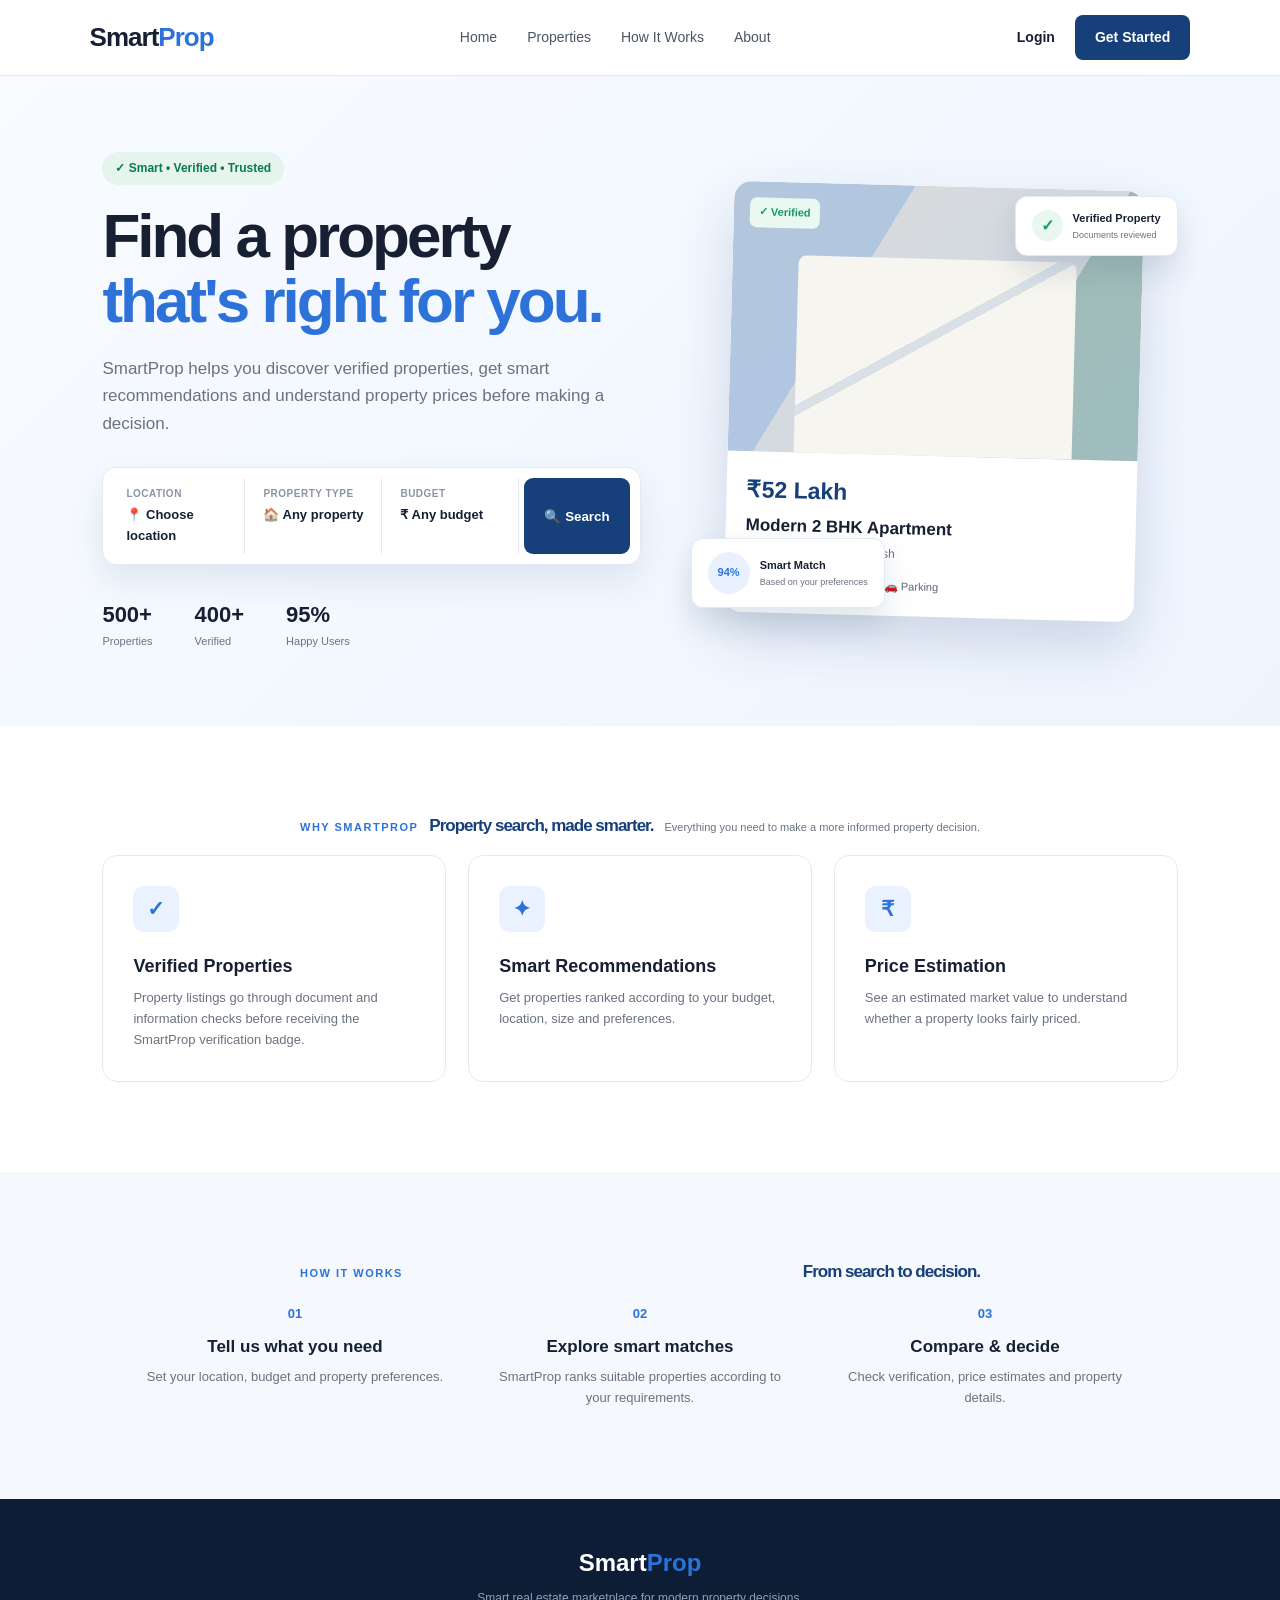
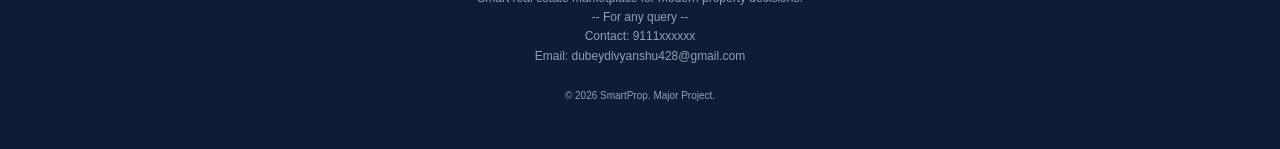
<file: index.html>
<!DOCTYPE html>
<html lang="en">

<head>
    <meta charset="UTF-8">
    <meta name="viewport" content="width=device-width, initial-scale=1.0">

    <title>SmartProp | Smart Real Estate</title>

    <!-- CSS -->
    <link rel="stylesheet" href="style.css">
</head>

<body>

    <!-- ================= NAVBAR ================= -->

    <header class="navbar">

        <div class="logo">
            Smart<span>Prop</span>
        </div>

        <nav>
            <a href="#home">Home</a>
            <a href="#properties">Properties</a>
            <a href="#how-it-works">How It Works</a>
            <a href="#about">About</a>
        </nav>

        <div class="nav-buttons">
            <a href="login.html" class="login-btn">Login</a>

            <a href="register.html" class="signup-btn">
                Get Started
            </a>
        </div>

    </header>


    <!-- ================= HERO SECTION ================= -->

    <section class="hero" id="home">

        <div class="hero-content">

            <div class="badge">
                ✓ Smart • Verified • Trusted
            </div>

            <h1>
                Find a property
                <span>that's right for you.</span>
            </h1>

            <p>
                SmartProp helps you discover verified properties,
                get smart recommendations and understand property
                prices before making a decision.
            </p>


            <!-- SEARCH BOX -->

            <div class="search-box">

                <div class="search-field">
                    <small>Location</small>
                    <strong>📍 Choose location</strong>
                </div>

                <div class="search-field">
                    <small>Property Type</small>
                    <strong>🏠 Any property</strong>
                </div>

                <div class="search-field">
                    <small>Budget</small>
                    <strong>₹ Any budget</strong>
                </div>

                <button class="search-btn" onclick="startSearch()">
                    🔍 Search
                </button>

            </div>


            <!-- TRUST STATS -->

            <div class="trust-row">

                <div>
                    <strong>500+</strong>
                    <span>Properties</span>
                </div>

                <div>
                    <strong>400+</strong>
                    <span>Verified</span>
                </div>

                <div>
                    <strong>95%</strong>
                    <span>Happy Users</span>
                </div>

            </div>

        </div>


        <!-- ================= PROPERTY PREVIEW ================= -->

        <div class="hero-visual">

            <div class="floating-card card-top">

                <div class="check">
                    ✓
                </div>

                <div>
                    <strong>Verified Property</strong>
                    <small>Documents reviewed</small>
                </div>

            </div>


            <div class="house-card">

                <div class="house-image">

                    <span class="verified-tag">
                        ✓ Verified
                    </span>

                    <span class="heart">
                        ♡
                    </span>

                </div>


                <div class="house-info">

                    <div class="price">
                        ₹52 Lakh
                    </div>

                    <h3>
                        Modern 2 BHK Apartment
                    </h3>

                    <p>
                        📍 Indore, Madhya Pradesh
                    </p>

                    <div class="house-meta">

                        <span>🛏 2 Beds</span>

                        <span>▣ 1200 sq.ft</span>

                        <span>🚗 Parking</span>

                    </div>

                </div>

            </div>


            <div class="floating-card card-bottom">

                <div class="match-circle">
                    94%
                </div>

                <div>
                    <strong>Smart Match</strong>
                    <small>Based on your preferences</small>
                </div>

            </div>

        </div>

    </section>


    <!-- ================= FEATURES ================= -->

    <section class="features" id="properties">

        <div class="section-heading">

            <span class="eyebrow">
                WHY SMARTPROP
            </span>

            <h2>
                Property search, made smarter.
            </h2>

            <p>
                Everything you need to make a more informed
                property decision.
            </p>

        </div>


        <div class="feature-grid">

            <div class="feature-card">

                <div class="feature-icon">
                    ✓
                </div>

                <h3>
                    Verified Properties
                </h3>

                <p>
                    Property listings go through document and
                    information checks before receiving the
                    SmartProp verification badge.
                </p>

            </div>


            <div class="feature-card">

                <div class="feature-icon">
                    ✦
                </div>

                <h3>
                    Smart Recommendations
                </h3>

                <p>
                    Get properties ranked according to your
                    budget, location, size and preferences.
                </p>

            </div>


            <div class="feature-card">

                <div class="feature-icon">
                    ₹
                </div>

                <h3>
                    Price Estimation
                </h3>

                <p>
                    See an estimated market value to understand
                    whether a property looks fairly priced.
                </p>

            </div>

        </div>

    </section>


    <!-- ================= HOW IT WORKS ================= -->

    <section class="how-it-works" id="how-it-works">

        <div class="section-heading">

            <span class="eyebrow">
                HOW IT WORKS
            </span>

            <h2>
                From search to decision.
            </h2>

        </div>


        <div class="steps">

            <div class="step">

                <span>01</span>

                <h3>
                    Tell us what you need
                </h3>

                <p>
                    Set your location, budget and
                    property preferences.
                </p>

            </div>


            <div class="step">

                <span>02</span>

                <h3>
                    Explore smart matches
                </h3>

                <p>
                    SmartProp ranks suitable properties
                    according to your requirements.
                </p>

            </div>


            <div class="step">

                <span>03</span>

                <h3>
                    Compare & decide
                </h3>

                <p>
                    Check verification, price estimates
                    and property details.
                </p>

            </div>

        </div>

    </section>


    <!-- ================= FOOTER ================= -->

    <footer id="about">

        <div class="footer-logo">
            Smart<span>Prop</span>
        </div>

        <p>
            Smart real estate marketplace for modern
            property decisions.
         <br>
            -- For any query -- <br>
            Contact: 9111xxxxxx <br>
            Email: dubeydivyanshu428@gmail.com
            
        </p>

        <p class="copyright">
            © 2026 SmartProp. Major Project.
        </p>

    </footer>


    <!-- JavaScript -->
    <script src="script.js"></script>

</body>

</html>
</file>
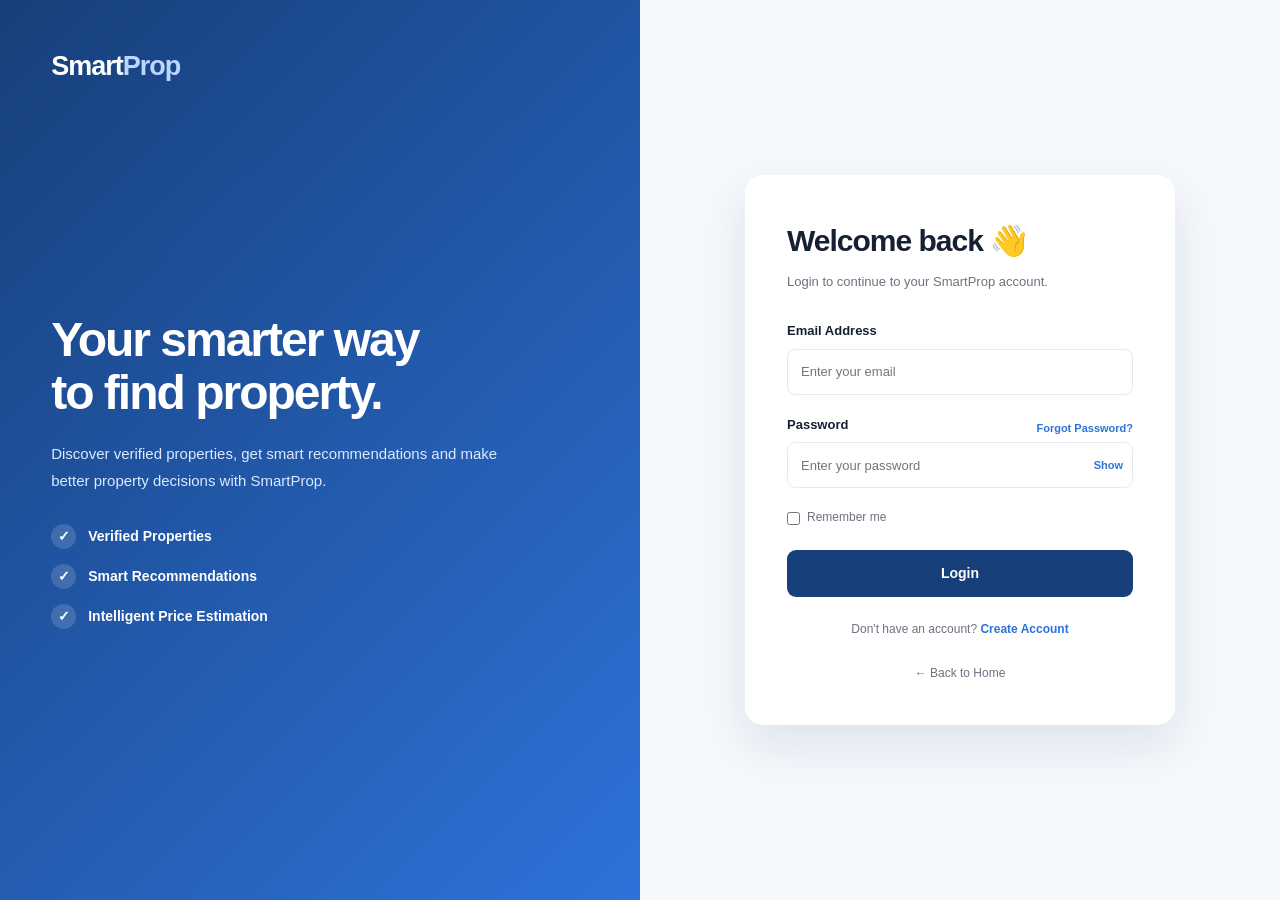
<file: login.html>
<!DOCTYPE html>
<html lang="en">

<head>

    <meta charset="UTF-8">

    <meta name="viewport"
          content="width=device-width, initial-scale=1.0">

    <title>SmartProp | Login</title>

    <!-- Main CSS -->
    <link rel="stylesheet" href="style.css">

</head>


<body>

    <!-- ================= LOGIN PAGE ================= -->

    <div class="auth-page">

        <!-- LEFT SIDE -->

        <div class="auth-left">

            <a href="index.html" class="auth-logo">
                Smart<span>Prop</span>
            </a>

            <div class="auth-left-content">

                <h1>
                    Your smarter way
                    <br>
                    to find property.
                </h1>

                <p>
                    Discover verified properties, get smart
                    recommendations and make better property
                    decisions with SmartProp.
                </p>

                <div class="auth-points">

                    <div>
                        <span>✓</span>
                        Verified Properties
                    </div>

                    <div>
                        <span>✓</span>
                        Smart Recommendations
                    </div>

                    <div>
                        <span>✓</span>
                        Intelligent Price Estimation
                    </div>

                </div>

            </div>

        </div>


        <!-- RIGHT SIDE -->

        <div class="auth-right">

            <div class="login-card">

                <div class="mobile-logo">

                    <a href="index.html"
                       class="auth-logo">
                        Smart<span>Prop</span>
                    </a>

                </div>


                <h2>
                    Welcome back 👋
                </h2>

                <p class="auth-subtitle">
                    Login to continue to your SmartProp account.
                </p>


                <!-- LOGIN FORM -->

                <form id="loginForm">

                    <!-- EMAIL -->

                    <div class="form-group">

                        <label for="email">
                            Email Address
                        </label>

                        <input
                            type="email"
                            id="email"
                            name="email"
                            placeholder="Enter your email"
                            required
                        >

                    </div>


                    <!-- PASSWORD -->

                    <div class="form-group">

                        <div class="password-label">

                            <label for="password">
                                Password
                            </label>

                            <a href="#">
                                Forgot Password?
                            </a>

                        </div>


                        <div class="password-box">

                            <input
                                type="password"
                                id="password"
                                name="password"
                                placeholder="Enter your password"
                                required
                            >

                            <button
                                type="button"
                                id="togglePassword">
                                Show
                            </button>

                        </div>

                    </div>


                    <!-- REMEMBER -->

                    <div class="remember-row">

                        <label>

                            <input
                                type="checkbox"
                                id="remember">

                            Remember me

                        </label>

                    </div>


                    <!-- LOGIN BUTTON -->

                    <button
                        type="submit"
                        class="auth-submit">

                        Login

                    </button>

                </form>


                <!-- REGISTER -->

                <p class="register-text">

                    Don't have an account?

                    <a href="register.html">
                        Create Account
                    </a>

                </p>


                <!-- BACK HOME -->

                <a href="index.html"
                   class="back-home">
                    ← Back to Home
                </a>

            </div>

        </div>

    </div>


    <!-- ================= JAVASCRIPT ================= -->

    <script src="auth.js"></script>

</body>

</html>
</file>
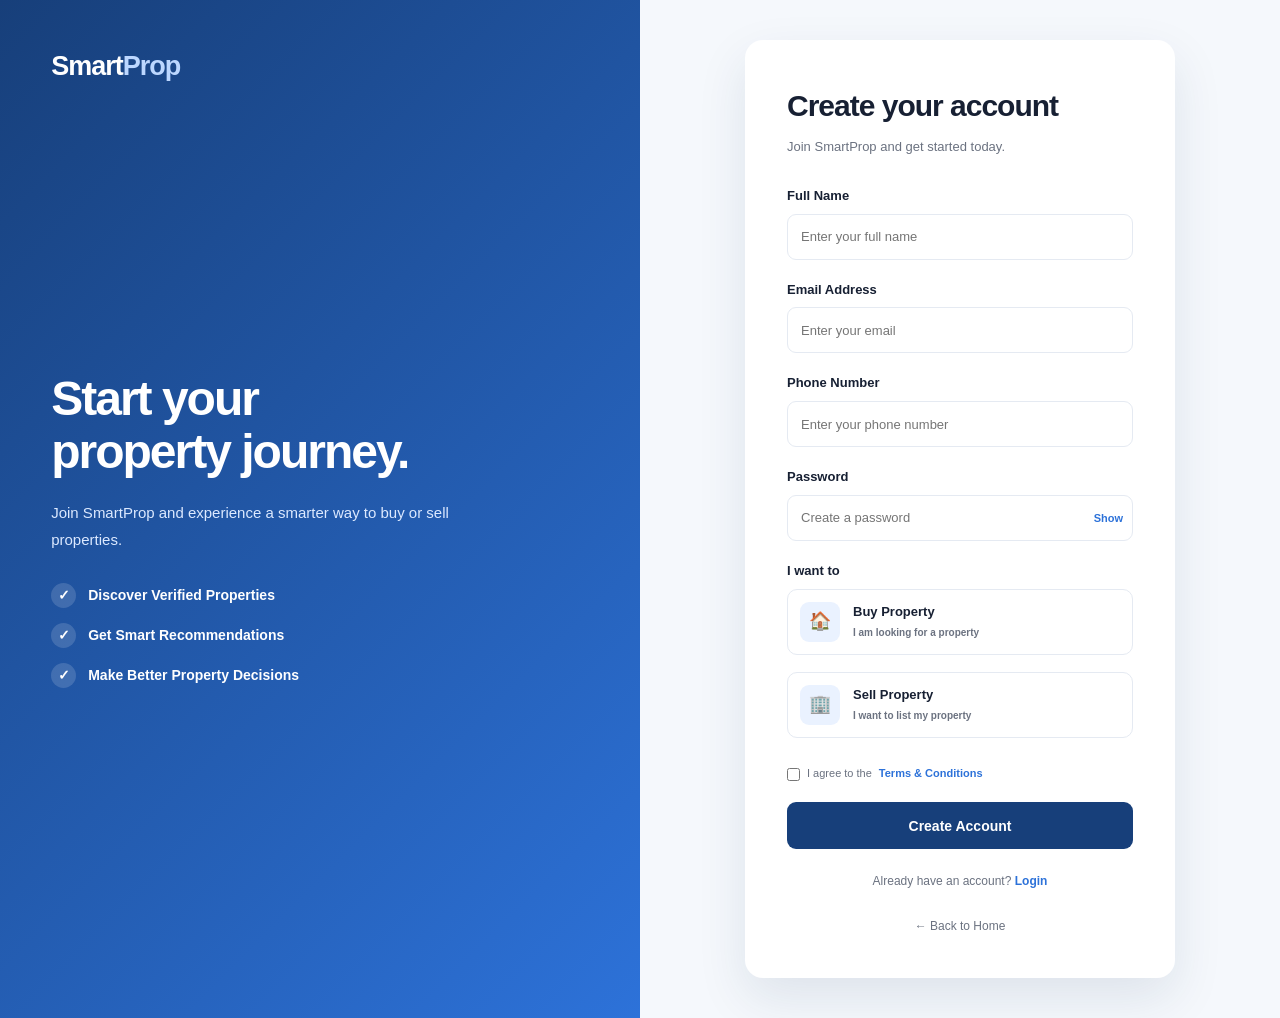
<file: register.html>
<!DOCTYPE html>
<html lang="en">

<head>

    <meta charset="UTF-8">

    <meta name="viewport"
          content="width=device-width, initial-scale=1.0">

    <title>SmartProp | Create Account</title>

    <link rel="stylesheet" href="style.css">

</head>


<body>

    <!-- ================= REGISTER PAGE ================= -->

    <div class="auth-page">


        <!-- ================= LEFT SIDE ================= -->

        <div class="auth-left">

            <a href="index.html" class="auth-logo">
                Smart<span>Prop</span>
            </a>


            <div class="auth-left-content">

                <h1>
                    Start your
                    <br>
                    property journey.
                </h1>

                <p>
                    Join SmartProp and experience a smarter
                    way to buy or sell properties.
                </p>


                <div class="auth-points">

                    <div>
                        <span>✓</span>
                        Discover Verified Properties
                    </div>

                    <div>
                        <span>✓</span>
                        Get Smart Recommendations
                    </div>

                    <div>
                        <span>✓</span>
                        Make Better Property Decisions
                    </div>

                </div>

            </div>

        </div>



        <!-- ================= RIGHT SIDE ================= -->

        <div class="auth-right">

            <div class="login-card">


                <!-- MOBILE LOGO -->

                <div class="mobile-logo">

                    <a href="index.html"
                       class="auth-logo">

                        Smart<span>Prop</span>

                    </a>

                </div>


                <h2>
                    Create your account
                </h2>

                <p class="auth-subtitle">
                    Join SmartProp and get started today.
                </p>



                <!-- ================= REGISTER FORM ================= -->

                <form id="registerForm">


                    <!-- NAME -->

                    <div class="form-group">

                        <label for="name">
                            Full Name
                        </label>

                        <input
                            type="text"
                            id="name"
                            name="name"
                            placeholder="Enter your full name"
                            required
                        >

                    </div>



                    <!-- EMAIL -->

                    <div class="form-group">

                        <label for="registerEmail">
                            Email Address
                        </label>

                        <input
                            type="email"
                            id="registerEmail"
                            name="email"
                            placeholder="Enter your email"
                            required
                        >

                    </div>



                    <!-- PHONE -->

                    <div class="form-group">

                        <label for="phone">
                            Phone Number
                        </label>

                        <input
                            type="tel"
                            id="phone"
                            name="phone"
                            placeholder="Enter your phone number"
                            required
                        >

                    </div>



                    <!-- PASSWORD -->

                    <div class="form-group">

                        <label for="registerPassword">
                            Password
                        </label>

                        <div class="password-box">

                            <input
                                type="password"
                                id="registerPassword"
                                name="password"
                                placeholder="Create a password"
                                required
                            >

                            <button
                                type="button"
                                id="toggleRegisterPassword">

                                Show

                            </button>

                        </div>

                    </div>



                    <!-- ================= ROLE ================= -->

                    <div class="form-group">

                        <label>
                            I want to
                        </label>


                        <div class="role-selection">


                            <!-- BUYER -->

                            <label class="role-card">

                                <input
                                    type="radio"
                                    name="role"
                                    value="buyer"
                                    required
                                >

                                <div class="role-content">

                                    <div class="role-icon">
                                        🏠
                                    </div>

                                    <div>
                                        <strong>Buy Property</strong>

                                        <small>
                                            I am looking for a property
                                        </small>
                                    </div>

                                </div>

                            </label>



                            <!-- SELLER -->

                            <label class="role-card">

                                <input
                                    type="radio"
                                    name="role"
                                    value="seller"
                                >

                                <div class="role-content">

                                    <div class="role-icon">
                                        🏢
                                    </div>

                                    <div>
                                        <strong>Sell Property</strong>

                                        <small>
                                            I want to list my property
                                        </small>
                                    </div>

                                </div>

                            </label>


                        </div>

                    </div>



                    <!-- TERMS -->

                    <div class="terms">

                        <label>

                            <input
                                type="checkbox"
                                id="terms"
                                required
                            >

                            I agree to the
                            <a href="#">
                                Terms & Conditions
                            </a>

                        </label>

                    </div>



                    <!-- REGISTER BUTTON -->

                    <button
                        type="submit"
                        class="auth-submit">

                        Create Account

                    </button>


                </form>



                <!-- LOGIN LINK -->

                <p class="register-text">

                    Already have an account?

                    <a href="login.html">
                        Login
                    </a>

                </p>



                <!-- BACK HOME -->

                <a href="index.html"
                   class="back-home">

                    ← Back to Home

                </a>


            </div>

        </div>

    </div>



    <!-- ================= JAVASCRIPT ================= -->

    <script src="auth.js"></script>

</body>

</html>
</file>
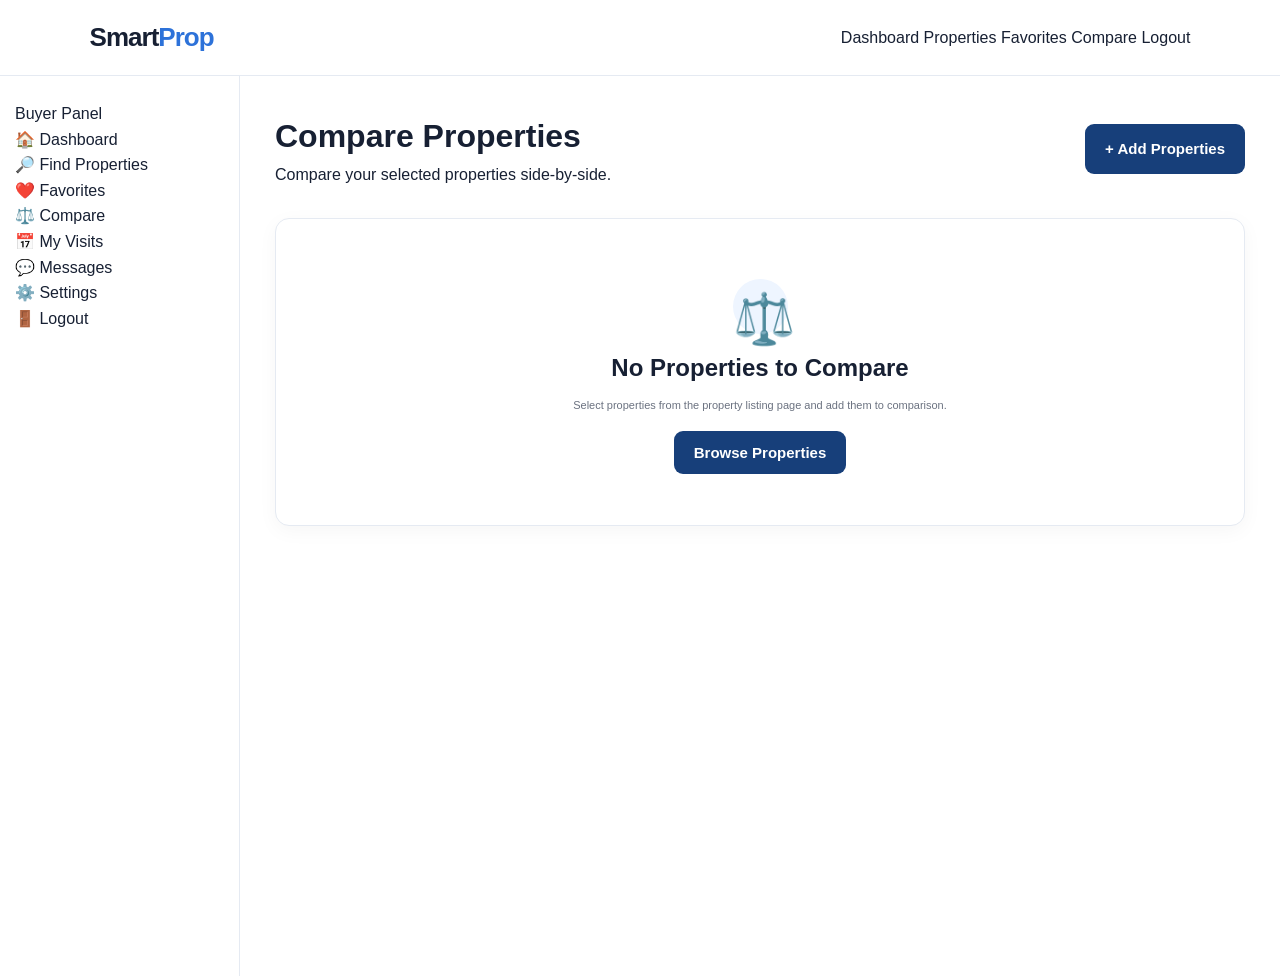
<file: buyer/compare.html>
<!DOCTYPE html>
<html lang="en">
<head>
    <meta charset="UTF-8">
    <meta name="viewport" content="width=device-width, initial-scale=1.0">
    <title>Compare Properties - SmartProp</title>
    <link rel="stylesheet" href="../style.css">
</head>

<body>

<nav class="navbar">
    <div class="logo">Smart<span>Prop</span></div>

    <div class="nav-links">
        <a href="dashboard.html">Dashboard</a>
        <a href="properties.html">Properties</a>
        <a href="favorites.html">Favorites</a>
        <a href="compare.html" class="active">Compare</a>
        <a href="#" onclick="logout()">Logout</a>
    </div>
</nav>


<div class="buyer-layout">

    <aside class="sidebar">

        <div class="sidebar-title">
            Buyer Panel
        </div>

        <a href="dashboard.html">🏠 Dashboard</a>
        <a href="properties.html">🔎 Find Properties</a>
        <a href="favorites.html">❤️ Favorites</a>
        <a href="compare.html" class="active">⚖️ Compare</a>
        <a href="#">📅 My Visits</a>
        <a href="#">💬 Messages</a>
        <a href="#">⚙️ Settings</a>

        <a href="#" onclick="logout()" class="logout-link">
            🚪 Logout
        </a>

    </aside>


    <main class="buyer-content">

        <div class="page-header">

            <div>
                <h1>Compare Properties</h1>
                <p>Compare your selected properties side-by-side.</p>
            </div>

            <a href="properties.html" class="primary-btn">
                + Add Properties
            </a>

        </div>


        <div id="emptyCompare" class="empty-state">

            <div class="empty-icon">⚖️</div>

            <h2>No Properties to Compare</h2>

            <p>
                Select properties from the property listing page
                and add them to comparison.
            </p>

            <a href="properties.html" class="primary-btn">
                Browse Properties
            </a>

        </div>


        <div id="compareSection" style="display:none;">

            <div class="compare-header">

                <h2>Property Comparison</h2>

                <button
                    type="button"
                    class="secondary-btn"
                    onclick="clearCompare()">
                    Clear Comparison
                </button>

            </div>


            <div class="compare-table-wrapper">

                <table class="compare-table">

                    <thead>
                        <tr>

                            <th>Feature</th>

                            <th id="propertyColumn1">
                                Property 1
                            </th>

                            <th id="propertyColumn2">
                                Property 2
                            </th>

                            <th id="propertyColumn3">
                                Property 3
                            </th>

                        </tr>
                    </thead>


                    <tbody>

                        <tr>
                            <td>Property</td>
                            <td id="compareTitle1">-</td>
                            <td id="compareTitle2">-</td>
                            <td id="compareTitle3">-</td>
                        </tr>

                        <tr>
                            <td>Location</td>
                            <td id="compareLocation1">-</td>
                            <td id="compareLocation2">-</td>
                            <td id="compareLocation3">-</td>
                        </tr>

                        <tr>
                            <td>Price</td>
                            <td id="comparePrice1">-</td>
                            <td id="comparePrice2">-</td>
                            <td id="comparePrice3">-</td>
                        </tr>

                        <tr>
                            <td>Estimated Price</td>
                            <td id="compareEstimated1">-</td>
                            <td id="compareEstimated2">-</td>
                            <td id="compareEstimated3">-</td>
                        </tr>

                        <tr>
                            <td>Property Type</td>
                            <td id="compareType1">-</td>
                            <td id="compareType2">-</td>
                            <td id="compareType3">-</td>
                        </tr>

                        <tr>
                            <td>BHK</td>
                            <td id="compareBhk1">-</td>
                            <td id="compareBhk2">-</td>
                            <td id="compareBhk3">-</td>
                        </tr>

                        <tr>
                            <td>Area</td>
                            <td id="compareArea1">-</td>
                            <td id="compareArea2">-</td>
                            <td id="compareArea3">-</td>
                        </tr>

                        <tr>
                            <td>Floor</td>
                            <td id="compareFloor1">-</td>
                            <td id="compareFloor2">-</td>
                            <td id="compareFloor3">-</td>
                        </tr>

                        <tr>
                            <td>Age</td>
                            <td id="compareAge1">-</td>
                            <td id="compareAge2">-</td>
                            <td id="compareAge3">-</td>
                        </tr>

                        <tr>
                            <td>Availability</td>
                            <td id="compareAvailability1">-</td>
                            <td id="compareAvailability2">-</td>
                            <td id="compareAvailability3">-</td>
                        </tr>

                        <tr>
                            <td>Smart Match</td>
                            <td id="compareMatch1">-</td>
                            <td id="compareMatch2">-</td>
                            <td id="compareMatch3">-</td>
                        </tr>

                        <tr>
                            <td></td>

                            <td>
                                <a
                                    id="compareView1"
                                    href="#"
                                    class="primary-btn">
                                    View Details
                                </a>
                            </td>

                            <td>
                                <a
                                    id="compareView2"
                                    href="#"
                                    class="primary-btn">
                                    View Details
                                </a>
                            </td>

                            <td>
                                <a
                                    id="compareView3"
                                    href="#"
                                    class="primary-btn">
                                    View Details
                                </a>
                            </td>

                        </tr>

                    </tbody>

                </table>

            </div>

        </div>

    </main>

</div>


<script src="../auth.js"></script>

</body>
</html>
</file>
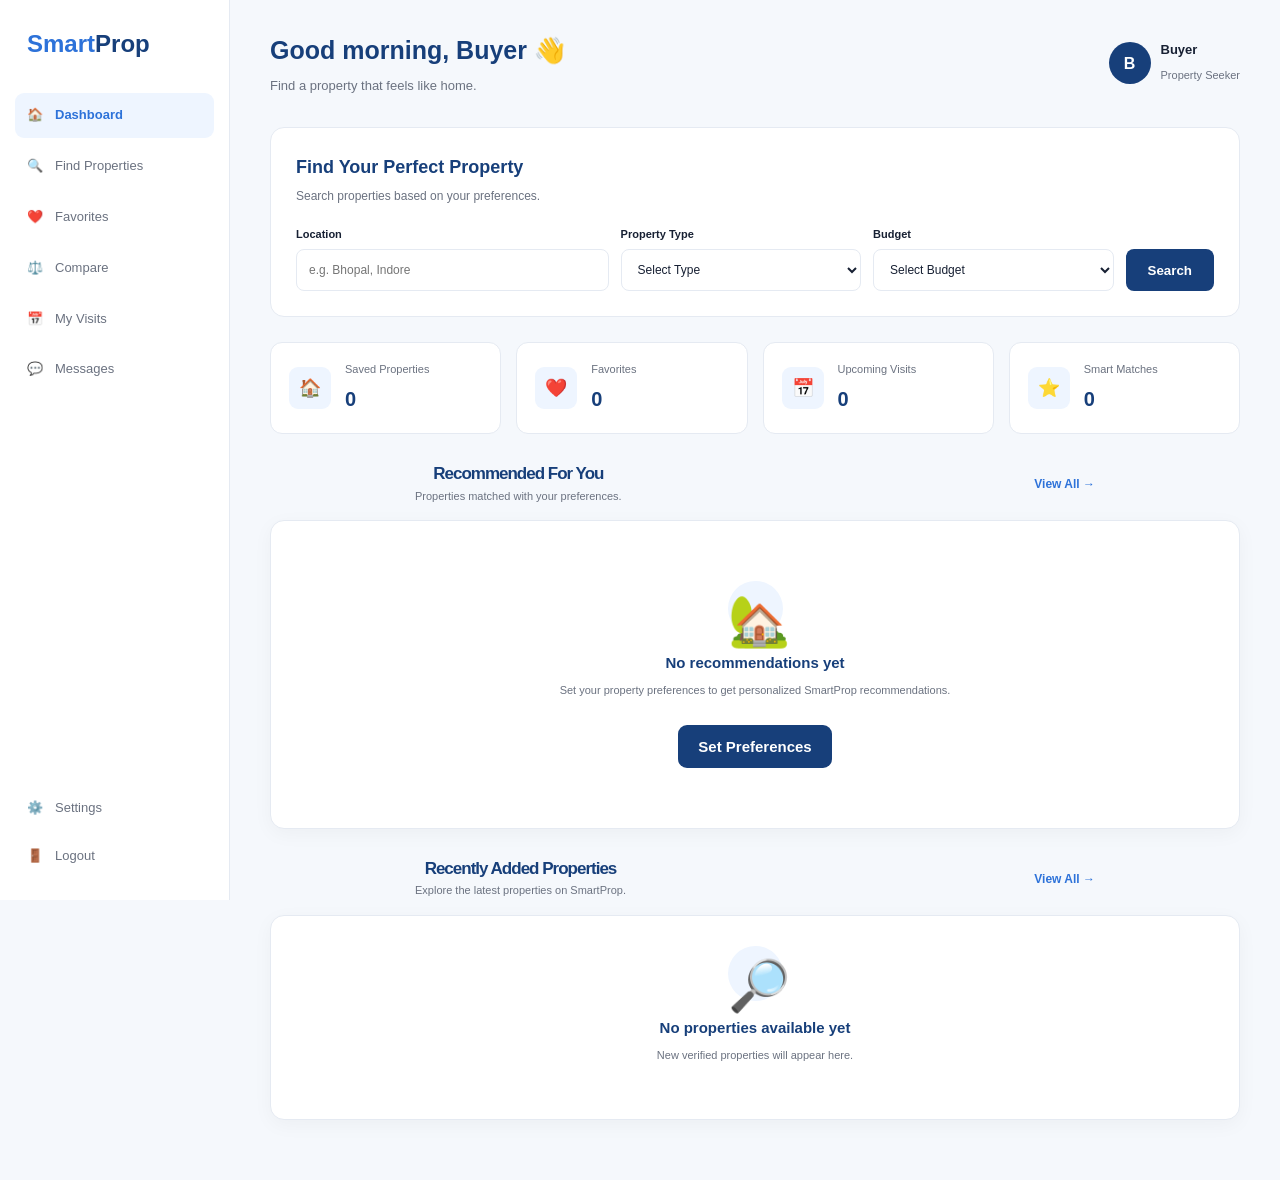
<file: buyer/dashboard.html>
<!DOCTYPE html>
<html lang="en">

<head>
    <meta charset="UTF-8">
    <meta name="viewport" content="width=device-width, initial-scale=1.0">

    <title>Buyer Dashboard | SmartProp</title>

    <link rel="stylesheet" href="../style.css">
</head>

<body class="dashboard-page">

    <!-- ===============================
         SIDEBAR
    ================================ -->

    <aside class="sidebar">

        <div class="sidebar-logo">
            <span>Smart</span>Prop
        </div>

        <nav class="sidebar-nav">

            <a href="dashboard.html" class="active">
                🏠
                <span>Dashboard</span>
            </a>

            <a href="properties.html">
    🔍
    <span>Find Properties</span>
</a>

            <a href="favorites.html">
    ❤️
    <span>Favorites</span>
</a>

            <a href="compare.html">
    ⚖️
    <span>Compare</span>
</a>

            <a href="visits.html">
    📅
    <span>My Visits</span>
</a>

            <a href="messages.html">
    💬
    <span>Messages</span>
</a>

        </nav>

        <div class="sidebar-bottom">

            <a href="settings.html">
    ⚙️
    <span>Settings</span>
</a>

            <button onclick="logout()" class="logout-btn">
                🚪
                <span>Logout</span>
            </button>

        </div>

    </aside>


    <!-- ===============================
         MAIN CONTENT
    ================================ -->

    <main class="dashboard-main">

        <!-- TOP BAR -->

        <header class="dashboard-header">

            <div>
                <h1 id="buyerGreeting">Good morning, Buyer 👋</h1>
                <p>Find a property that feels like home.</p>
            </div>

            <div class="user-profile">

                <div class="user-avatar">
                    B
                </div>

                <div>
                    <strong id="buyerName">Buyer</strong>
                    <small>Property Seeker</small>
                </div>

            </div>

        </header>


        <!-- SEARCH -->

        <section class="dashboard-search">

            <div class="search-heading">
                <h2>Find Your Perfect Property</h2>
                <p>Search properties based on your preferences.</p>
            </div>

            <div class="dashboard-search-box">

                <div class="dashboard-input">
                    <label>Location</label>
                    <input
    type="text"
    id="dashboardLocation"
    placeholder="e.g. Bhopal, Indore"
>
                </div>

                <div class="dashboard-input">
                    <label>Property Type</label>

                    <select id="dashboardType">

    <option value="">
        Select Type
    </option>

    <option value="Apartment">
        Apartment
    </option>

    <option value="Villa">
        Villa
    </option>

    <option value="House">
        House
    </option>

    <option value="Plot">
        Plot
    </option>

</select>

                </div>

                <div class="dashboard-input">
                    <label>Budget</label>

                    <select id="dashboardBudget">

    <option value="">
        Select Budget
    </option>

    <option value="30">
        Under ₹30 Lakh
    </option>

    <option value="50">
        ₹30 - ₹50 Lakh
    </option>

    <option value="100">
        ₹50 Lakh - ₹1 Crore
    </option>

    <option value="101">
        Above ₹1 Crore
    </option>

</select>

                </div>

                <button
    class="dashboard-search-btn"
    id="dashboardSearchBtn"
    type="button">
    Search
</button>

            </div>

        </section>


        <!-- STATS -->

        <section class="dashboard-stats">

            <div class="stat-card">

                <div class="stat-icon">
                    🏠
                </div>

                <div>
                    <span>Saved Properties</span>
                    <strong>0</strong>
                </div>

            </div>


            <div class="stat-card">

                <div class="stat-icon">
                    ❤️
                </div>

                <div>
                    <span>Favorites</span>
                    <strong>0</strong>
                </div>

            </div>


            <div class="stat-card">

                <div class="stat-icon">
                    📅
                </div>

                <div>
                    <span>Upcoming Visits</span>
                    <strong>0</strong>
                </div>

            </div>


            <div class="stat-card">

                <div class="stat-icon">
                    ⭐
                </div>

                <div>
                    <span>Smart Matches</span>
                    <strong>0</strong>
                </div>

            </div>

        </section>


        <!-- SMART RECOMMENDATIONS -->

        <section class="dashboard-section">

            <div class="section-heading">

                <div>
                    <h2>Recommended For You</h2>
                    <p>Properties matched with your preferences.</p>
                </div>

                <a href="#">View All →</a>

            </div>


            <div class="empty-state">

                <div class="empty-icon">
                    🏡
                </div>

                <h3>No recommendations yet</h3>

                <p>
                    Set your property preferences to get
                    personalized SmartProp recommendations.
                </p>

                <button class="primary-btn">
                    Set Preferences
                </button>

            </div>

        </section>


        <!-- RECENT PROPERTIES -->

        <section class="dashboard-section">

            <div class="section-heading">

                <div>
                    <h2>Recently Added Properties</h2>
                    <p>Explore the latest properties on SmartProp.</p>
                </div>

                <a href="#">View All →</a>

            </div>


            <div class="empty-state small">

                <div class="empty-icon">
                    🔎
                </div>

                <h3>No properties available yet</h3>

                <p>
                    New verified properties will appear here.
                </p>

            </div>

        </section>

    </main>


    <!-- ===============================
         JAVASCRIPT
    ================================ -->

    <script src="../auth.js"></script>

</body>

</html>
</file>
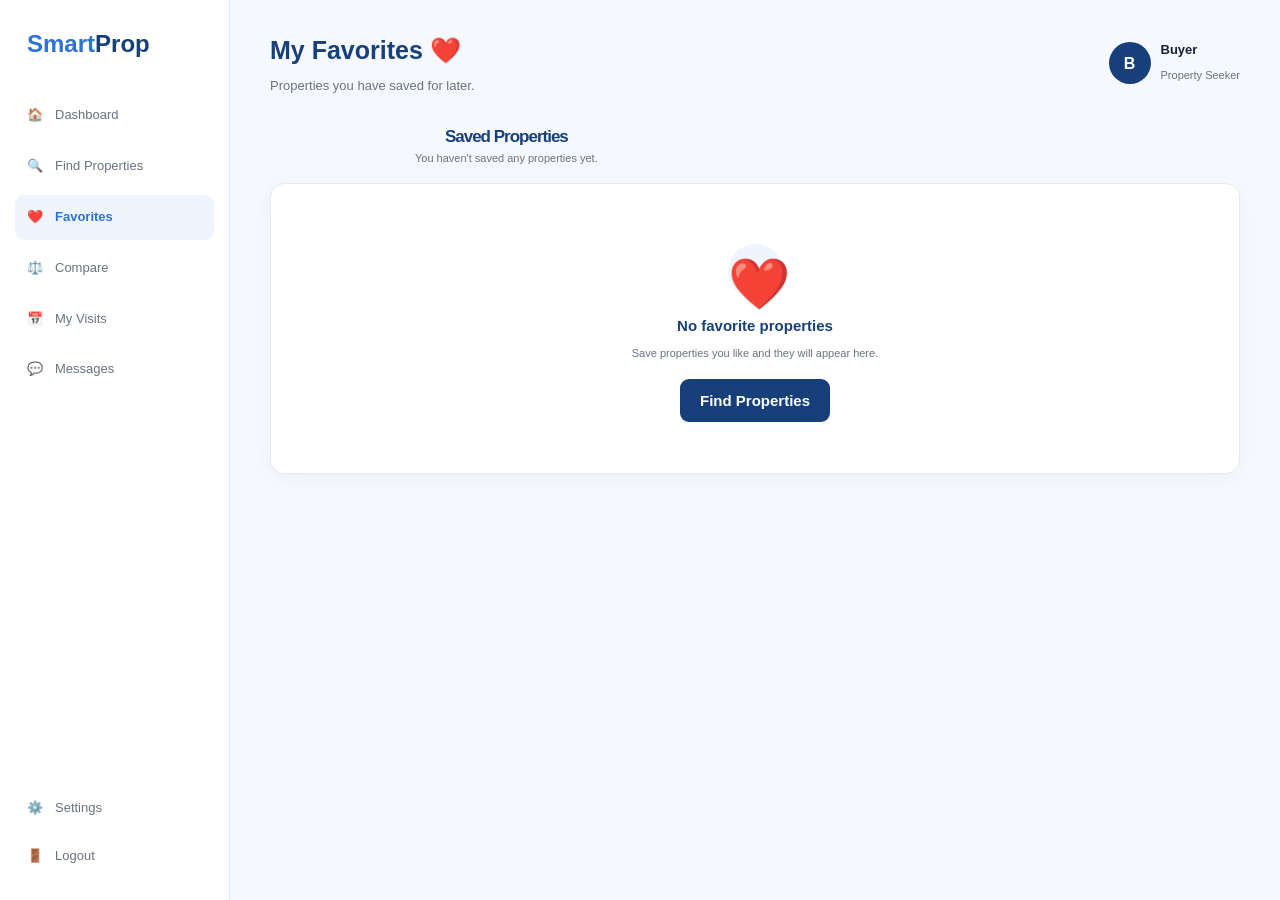
<file: buyer/favorites.html>
<!DOCTYPE html>
<html lang="en">

<head>
    <meta charset="UTF-8">
    <meta name="viewport" content="width=device-width, initial-scale=1.0">

    <title>Favorites | SmartProp</title>

    <link rel="stylesheet" href="../style.css">
</head>

<body class="dashboard-page">

    <!-- SIDEBAR -->

    <aside class="sidebar">

        <div class="sidebar-logo">
            <span>Smart</span>Prop
        </div>

        <nav class="sidebar-nav">

            <a href="dashboard.html">
                🏠
                <span>Dashboard</span>
            </a>

            <a href="properties.html">
                🔍
                <span>Find Properties</span>
            </a>

            <a href="favorites.html" class="active">
                ❤️
                <span>Favorites</span>
            </a>

            <a href="#">
                ⚖️
                <span>Compare</span>
            </a>

            <a href="#">
                📅
                <span>My Visits</span>
            </a>

            <a href="#">
                💬
                <span>Messages</span>
            </a>

        </nav>


        <div class="sidebar-bottom">

            <a href="#">
                ⚙️
                <span>Settings</span>
            </a>

            <button
                onclick="logout()"
                class="logout-btn">

                🚪
                <span>Logout</span>

            </button>

        </div>

    </aside>


    <!-- MAIN CONTENT -->

    <main class="dashboard-main">

        <header class="dashboard-header">

            <div>

                <h1>
                    My Favorites ❤️
                </h1>

                <p>
                    Properties you have saved for later.
                </p>

            </div>


            <div class="user-profile">

                <div class="user-avatar">
                    B
                </div>

                <div>

                    <strong id="buyerName">
                        Buyer
                    </strong>

                    <small>
                        Property Seeker
                    </small>

                </div>

            </div>

        </header>


        <!-- FAVORITES -->

        <section class="dashboard-section">

            <div class="section-heading">

                <div>

                    <h2>
                        Saved Properties
                    </h2>

                    <p id="favoriteCount">
                        Loading favorites...
                    </p>

                </div>

            </div>


            <div
                class="property-grid"
                id="favoritesGrid">

            </div>


            <!-- EMPTY STATE -->

            <div
                id="emptyFavorites"
                class="empty-state"
                style="display: none;">

                <div class="empty-icon">
                    ❤️
                </div>

                <h3>
                    No favorite properties
                </h3>

                <p>
                    Save properties you like and they will appear here.
                </p>

                <a
                    href="properties.html"
                    class="primary-btn">

                    Find Properties

                </a>

            </div>

        </section>

    </main>


    <script src="../auth.js"></script>

</body>

</html>
</file>
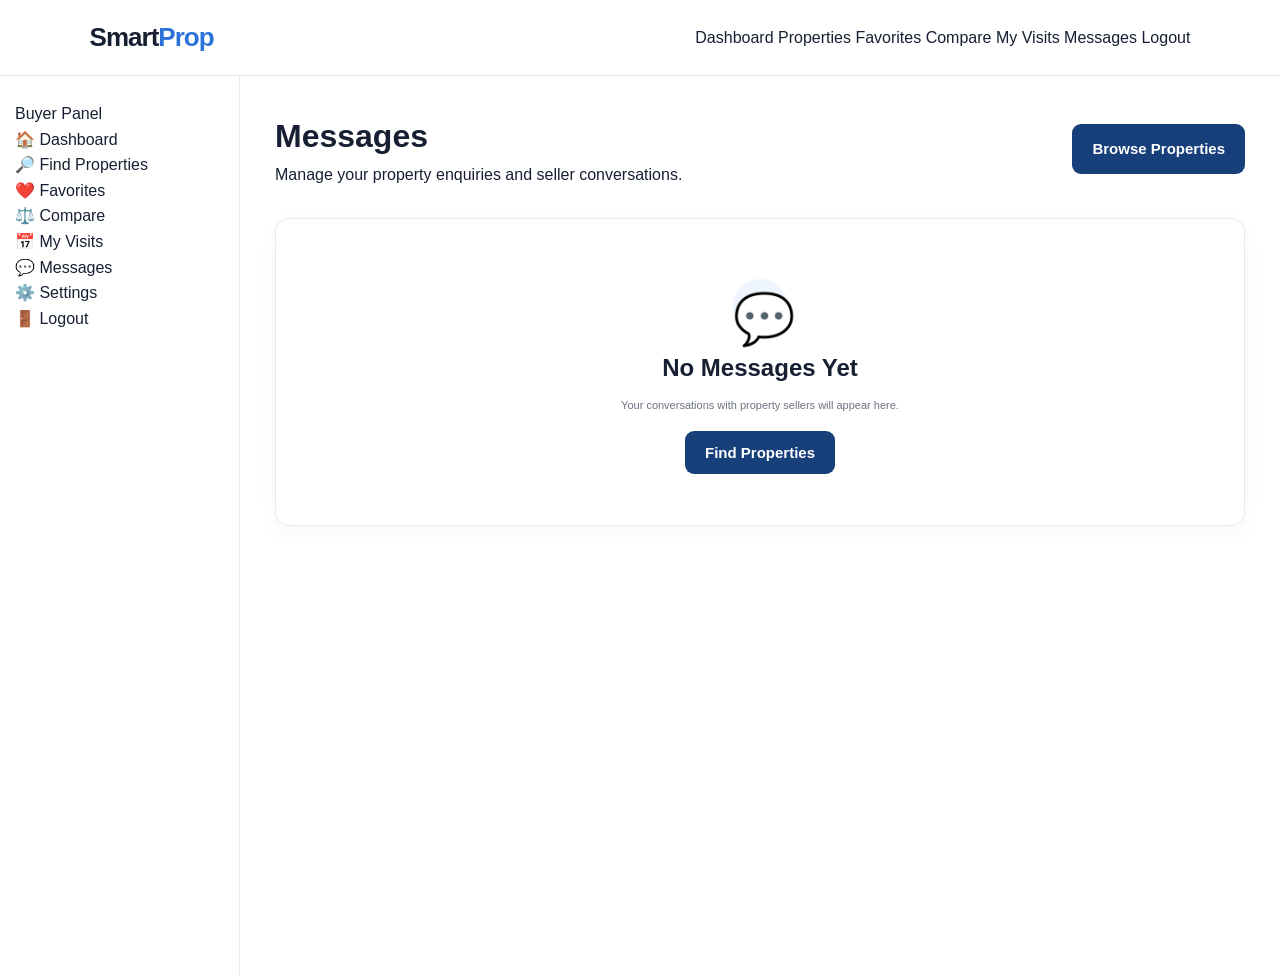
<file: buyer/messages.html>
<!DOCTYPE html>
<html lang="en">

<head>
    <meta charset="UTF-8">
    <meta name="viewport" content="width=device-width, initial-scale=1.0">

    <title>Messages - SmartProp</title>

    <link rel="stylesheet" href="../style.css">
</head>

<body>

    <!-- NAVBAR -->
    <nav class="navbar">

        <div class="logo">
            Smart<span>Prop</span>
        </div>

        <div class="nav-links">
            <a href="dashboard.html">Dashboard</a>
            <a href="properties.html">Properties</a>
            <a href="favorites.html">Favorites</a>
            <a href="compare.html">Compare</a>
            <a href="visits.html">My Visits</a>
            <a href="messages.html" class="active">Messages</a>
            <a href="#" onclick="logout()">Logout</a>
        </div>

    </nav>


    <!-- BUYER LAYOUT -->
    <div class="buyer-layout">

        <!-- SIDEBAR -->
        <aside class="sidebar">

            <div class="sidebar-title">
                Buyer Panel
            </div>

            <a href="dashboard.html">
                🏠 Dashboard
            </a>

            <a href="properties.html">
                🔎 Find Properties
            </a>

            <a href="favorites.html">
                ❤️ Favorites
            </a>

            <a href="compare.html">
                ⚖️ Compare
            </a>

            <a href="visits.html">
                📅 My Visits
            </a>

            <a href="messages.html" class="active">
                💬 Messages
            </a>

            <a href="#">
                ⚙️ Settings
            </a>

            <a href="#" onclick="logout()" class="logout-link">
                🚪 Logout
            </a>

        </aside>


        <!-- MAIN CONTENT -->
        <main class="buyer-content">

            <div class="page-header">

                <div>
                    <h1>Messages</h1>

                    <p>
                        Manage your property enquiries and seller conversations.
                    </p>
                </div>

                <a href="properties.html" class="primary-btn">
                    Browse Properties
                </a>

            </div>


            <!-- EMPTY MESSAGE STATE -->

            <div id="emptyMessages" class="empty-state">

                <div class="empty-icon">
                    💬
                </div>

                <h2>No Messages Yet</h2>

                <p>
                    Your conversations with property sellers
                    will appear here.
                </p>

                <a href="properties.html" class="primary-btn">
                    Find Properties
                </a>

            </div>


            <!-- MESSAGES SECTION -->

            <div id="messagesSection" style="display:none;">

                <div class="messages-header">

                    <h2>Your Conversations</h2>

                    <span id="messageCount">
                        0 conversations
                    </span>

                </div>


                <div id="messagesList" class="messages-list">
                    <!-- Messages will be loaded here -->
                </div>

            </div>

        </main>

    </div>


    <script src="../auth.js"></script>

</body>

</html>
</file>
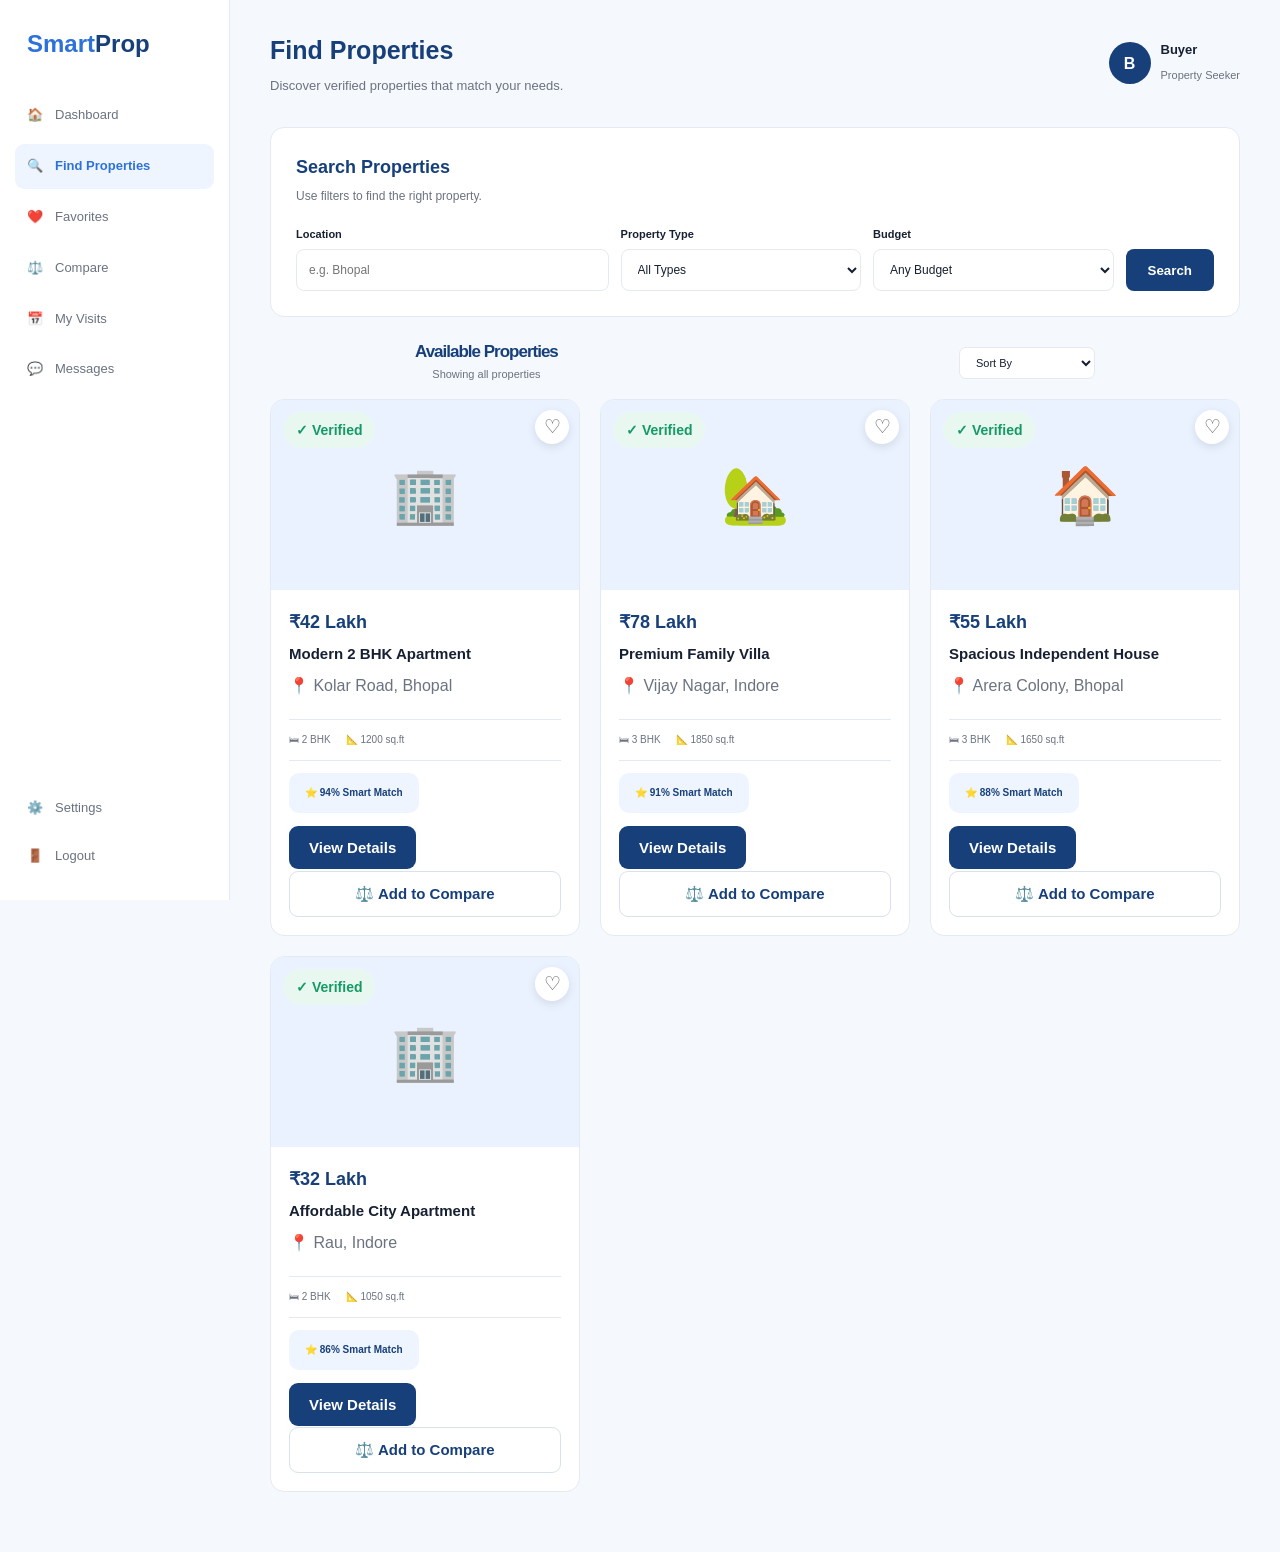
<file: buyer/properties.html>
<!DOCTYPE html>
<html lang="en">

<head>

    <meta charset="UTF-8">

    <meta name="viewport"
          content="width=device-width, initial-scale=1.0">

    <title>Properties | SmartProp</title>

    <link rel="stylesheet" href="../style.css">

</head>


<body class="dashboard-page">


    <!-- ===============================
         SIDEBAR
    ================================ -->

    <aside class="sidebar">

        <div class="sidebar-logo">
            <span>Smart</span>Prop
        </div>


        <nav class="sidebar-nav">

    <a href="dashboard.html">
        🏠
        <span>Dashboard</span>
    </a>

    <a href="properties.html" class="active">
        🔍
        <span>Find Properties</span>
    </a>

    <a href="favorites.html">
        ❤️
        <span>Favorites</span>
    </a>

    <a href="compare.html">
        ⚖️
        <span>Compare</span>
    </a>

    <a href="visits.html">
        📅
        <span>My Visits</span>
    </a>

    <a href="messages.html">
        💬
        <span>Messages</span>
    </a>

</nav>

<div class="sidebar-bottom">

    <a href="setting.html">
        ⚙️
        <span>Settings</span>
    </a>

    <button
        onclick="logout()"
        class="logout-btn">

        🚪
        <span>Logout</span>

    </button>

</div>


    </aside>



    <!-- ===============================
         MAIN CONTENT
    ================================ -->

    <main class="dashboard-main">


        <!-- HEADER -->

        <header class="dashboard-header">

            <div>

                <h1>
                    Find Properties
                </h1>

                <p>
                    Discover verified properties that match your needs.
                </p>

            </div>


            <div class="user-profile">

                <div class="user-avatar">
                    B
                </div>

                <div>

                    <strong id="buyerName">
                        Buyer
                    </strong>

                    <small>
                        Property Seeker
                    </small>

                </div>

            </div>

        </header>



        <!-- ===============================
             SEARCH FILTER
        ================================ -->

        <section class="dashboard-search">

            <div class="search-heading">

                <h2>
                    Search Properties
                </h2>

                <p>
                    Use filters to find the right property.
                </p>

            </div>


            <div class="dashboard-search-box">


                <!-- LOCATION -->

                <div class="dashboard-input">

                    <label>
                        Location
                    </label>

                    <input
                        type="text"
                        id="searchLocation"
                        placeholder="e.g. Bhopal"
                    >

                </div>



                <!-- PROPERTY TYPE -->

                <div class="dashboard-input">

                    <label>
                        Property Type
                    </label>

                    <select id="searchType">

                        <option value="">
                            All Types
                        </option>

                        <option value="Apartment">
                            Apartment
                        </option>

                        <option value="Villa">
                            Villa
                        </option>

                        <option value="House">
                            House
                        </option>

                        <option value="Plot">
                            Plot
                        </option>

                    </select>

                </div>



                <!-- BUDGET -->

                <div class="dashboard-input">

                    <label>
                        Budget
                    </label>

                    <select id="searchBudget">

                        <option value="">
                            Any Budget
                        </option>

                        <option value="30">
                            Under ₹30 Lakh
                        </option>

                        <option value="50">
                            ₹30 - ₹50 Lakh
                        </option>

                        <option value="100">
                            ₹50 Lakh - ₹1 Crore
                        </option>

                        <option value="101">
                            Above ₹1 Crore
                        </option>

                    </select>

                </div>



                <!-- SEARCH BUTTON -->

                <button
                    class="dashboard-search-btn"
                    id="propertySearchBtn">

                    Search

                </button>

            </div>

        </section>



        <!-- ===============================
             PROPERTY RESULTS HEADER
        ================================ -->

        <section class="dashboard-section">

            <div class="section-heading">

                <div>

                    <h2>
                        Available Properties
                    </h2>

                    <p id="propertyCount">
                        Showing all properties
                    </p>

                </div>


                <select id="sortProperties">

                    <option value="default">
                        Sort By
                    </option>

                    <option value="low">
                        Price: Low to High
                    </option>

                    <option value="high">
                        Price: High to Low
                    </option>

                </select>

            </div>



            <!-- ===============================
                 PROPERTY GRID
            ================================ -->

            <div
                class="property-grid"
                id="propertyGrid">


                <!-- PROPERTY 1 -->

                <div
                    class="property-card"
                    data-location="Bhopal"
                    data-type="Apartment"
                    data-price="42">

                    <div class="property-image">

                        <div class="property-image-placeholder">
                            🏢
                        </div>

                        <span class="verified-badge">
                            ✓ Verified
                        </span>

                        <button
                            class="favorite-btn"
                            type="button">

                            ♡

                        </button>

                    </div>


                    <div class="property-content">

                        <div class="property-price">
                            ₹42 Lakh
                        </div>

                        <h3>
                            Modern 2 BHK Apartment
                        </h3>

                        <p class="property-location">
                            📍 Kolar Road, Bhopal
                        </p>


                        <div class="property-details">

                            <span>
                                🛏 2 BHK
                            </span>

                            <span>
                                📐 1200 sq.ft
                            </span>

                        </div>


                        <div class="property-match">
                            ⭐ 94% Smart Match
                        </div>


                        <a href="property-details.html?id=1" class="primary-btn">
    View Details
</a>
<button
    type="button"
    class="secondary-btn compare-btn"
    data-id="1">
    ⚖️ Add to Compare
</button>

                    </div>

                </div>



                <!-- PROPERTY 2 -->

                <div
                    class="property-card"
                    data-location="Indore"
                    data-type="Villa"
                    data-price="78">

                    <div class="property-image">

                        <div class="property-image-placeholder">
                            🏡
                        </div>

                        <span class="verified-badge">
                            ✓ Verified
                        </span>

                        <button
                            class="favorite-btn"
                            type="button">

                            ♡

                        </button>

                    </div>


                    <div class="property-content">

                        <div class="property-price">
                            ₹78 Lakh
                        </div>

                        <h3>
                            Premium Family Villa
                        </h3>

                        <p class="property-location">
                            📍 Vijay Nagar, Indore
                        </p>


                        <div class="property-details">

                            <span>
                                🛏 3 BHK
                            </span>

                            <span>
                                📐 1850 sq.ft
                            </span>

                        </div>


                        <div class="property-match">
                            ⭐ 91% Smart Match
                        </div>


                        <a href="property-details.html?id=2" class="primary-btn">
    View Details
</a>
<button
    type="button"
    class="secondary-btn compare-btn"
    data-id="2">
    ⚖️ Add to Compare
</button>

                    </div>

                </div>



                <!-- PROPERTY 3 -->

                <div
                    class="property-card"
                    data-location="Bhopal"
                    data-type="House"
                    data-price="55">

                    <div class="property-image">

                        <div class="property-image-placeholder">
                            🏠
                        </div>

                        <span class="verified-badge">
                            ✓ Verified
                        </span>

                        <button
                            class="favorite-btn"
                            type="button">

                            ♡

                        </button>

                    </div>


                    <div class="property-content">

                        <div class="property-price">
                            ₹55 Lakh
                        </div>

                        <h3>
                            Spacious Independent House
                        </h3>

                        <p class="property-location">
                            📍 Arera Colony, Bhopal
                        </p>


                        <div class="property-details">

                            <span>
                                🛏 3 BHK
                            </span>

                            <span>
                                📐 1650 sq.ft
                            </span>

                        </div>


                        <div class="property-match">
                            ⭐ 88% Smart Match
                        </div>


                        <a href="property-details.html?id=3" class="primary-btn">
    View Details
</a>
<button
    type="button"
    class="secondary-btn compare-btn"
    data-id="3">
    ⚖️ Add to Compare
</button>

                    </div>

                </div>



                <!-- PROPERTY 4 -->

                <div
                    class="property-card"
                    data-location="Indore"
                    data-type="Apartment"
                    data-price="32">

                    <div class="property-image">

                        <div class="property-image-placeholder">
                            🏢
                        </div>

                        <span class="verified-badge">
                            ✓ Verified
                        </span>

                        <button
                            class="favorite-btn"
                            type="button">

                            ♡

                        </button>

                    </div>


                    <div class="property-content">

                        <div class="property-price">
                            ₹32 Lakh
                        </div>

                        <h3>
                            Affordable City Apartment
                        </h3>

                        <p class="property-location">
                            📍 Rau, Indore
                        </p>


                        <div class="property-details">

                            <span>
                                🛏 2 BHK
                            </span>

                            <span>
                                📐 1050 sq.ft
                            </span>

                        </div>


                        <div class="property-match">
                            ⭐ 86% Smart Match
                        </div>


                        <a href="property-details.html?id=4" class="primary-btn">
    View Details
</a>
<button
    type="button"
    class="secondary-btn compare-btn"
    data-id="4">
    ⚖️ Add to Compare
</button>

                    </div>

                </div>


            </div>


            <!-- NO RESULTS -->

            <div
                id="noProperties"
                class="empty-state"
                style="display: none;">

                <div class="empty-icon">
                    🔎
                </div>

                <h3>
                    No properties found
                </h3>

                <p>
                    Try changing your search filters.
                </p>

            </div>

        </section>

    </main>



    <!-- ===============================
         JAVASCRIPT
    ================================ -->

    <script src="../auth.js"></script>

</body>

</html>
</file>
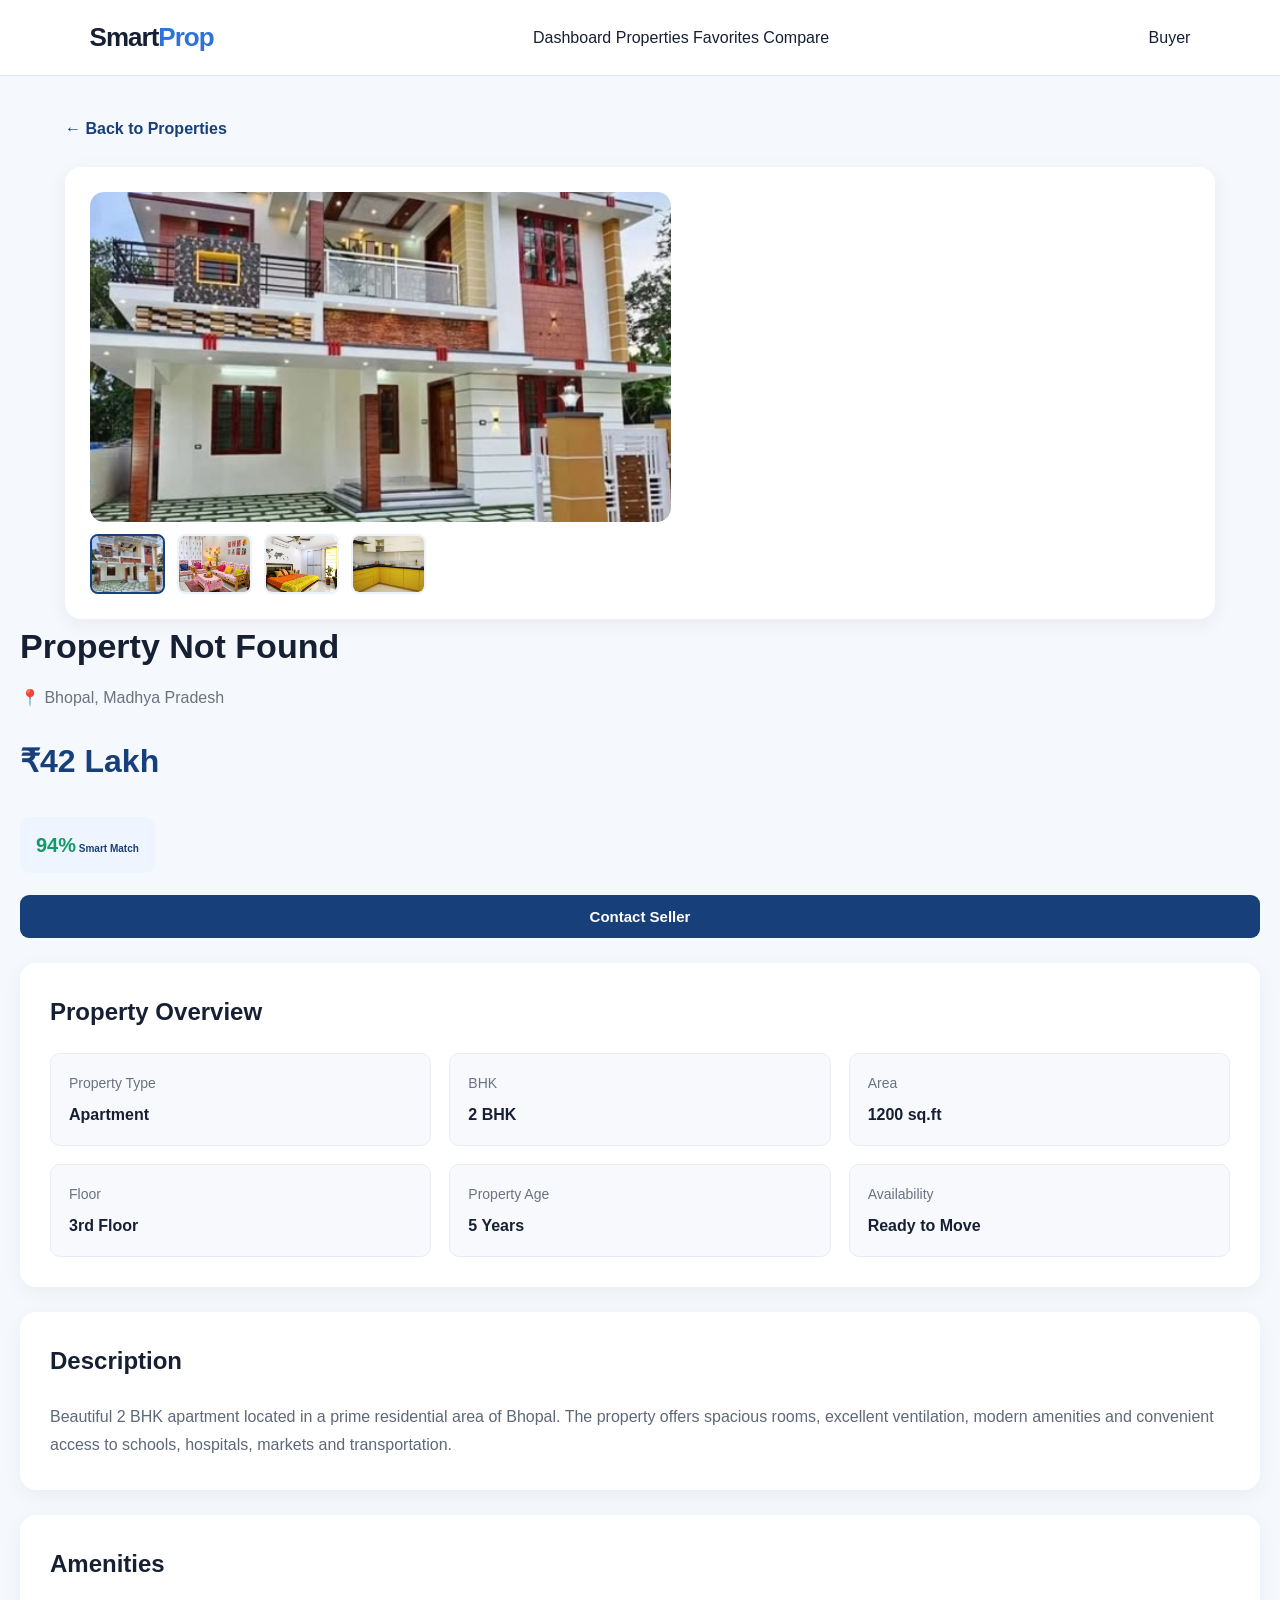
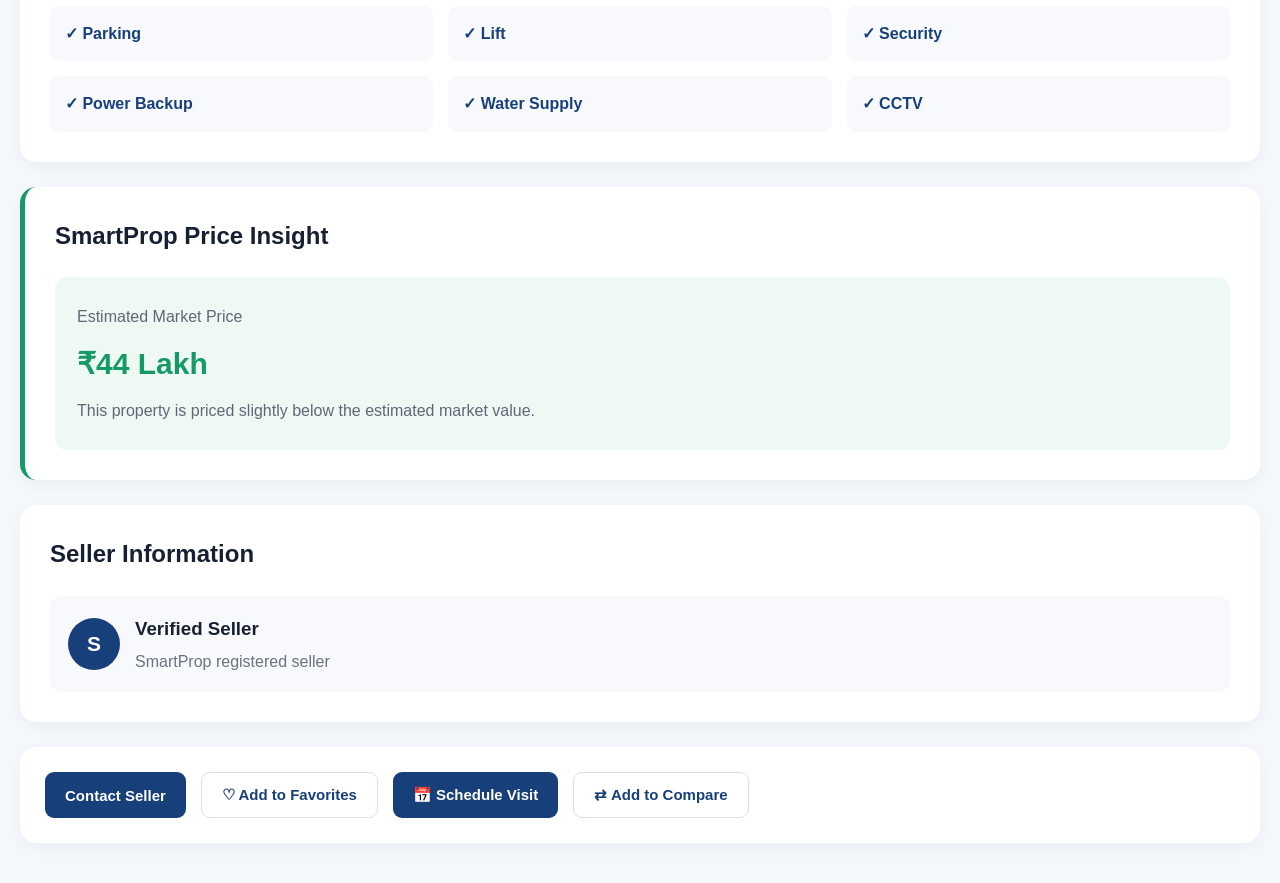
<file: buyer/property-details.html>
<!DOCTYPE html>
<html lang="en">
<head>
    <meta charset="UTF-8">
    <meta name="viewport" content="width=device-width, initial-scale=1.0">

    <title>Property Details - SmartProp</title>

    <link rel="stylesheet" href="../style.css">
</head>

<body>

    <!-- NAVBAR -->
    <nav class="navbar">

        <div class="logo">
            Smart<span>Prop</span>
        </div>

        <div class="nav-links">
            <a href="dashboard.html">Dashboard</a>
            <a href="properties.html">Properties</a>
            <a href="#">Favorites</a>
            <a href="#">Compare</a>
        </div>

        <div class="nav-profile">
            <span id="buyerName">Buyer</span>
        </div>

    </nav>


    <!-- PROPERTY DETAILS -->

    <main class="property-details-page">

        <div class="details-container">

            <!-- BACK BUTTON -->
            <a href="properties.html" class="back-link">
                ← Back to Properties
            </a>


            <!-- PROPERTY HEADER -->

            <section class="property-details-header">

                <div class="property-main-image">
                    <div class="property-gallery">

    <div class="main-property-image">

        <div class="gallery-placeholder" id="mainGalleryImage">
    <img
        src="../images/property1.jpg"
        alt="Property Image"
        id="mainPropertyPhoto"
    >
</div>

    </div>


    <div class="property-thumbnails">

    <div class="thumbnail active"
         onclick="changeGalleryImage('../images/property1.jpg', this)">
        <img src="../images/property1.jpg" alt="Property">
    </div>

    <div class="thumbnail"
         onclick="changeGalleryImage('../images/property2.jpg', this)">
        <img src="../images/property2.jpg" alt="Property">
    </div>

    <div class="thumbnail"
         onclick="changeGalleryImage('../images/property3.jpg', this)">
        <img src="../images/property3.jpg" alt="Property">
    </div>

    <div class="thumbnail"
         onclick="changeGalleryImage('../images/property4.jpg', this)">
        <img src="../images/property4.jpg" alt="Property">
    </div>

</div>

</div>

</div>
                </div>


                <div class="property-header-info">

                    <div class="verified-badge">
                        ✓ SmartProp Verified
                    </div>

                    <h1 id="propertyTitle">
                        2 BHK Apartment in Bhopal
                    </h1>

                    <p class="property-location" id="propertyLocation">
                        📍 Bhopal, Madhya Pradesh
                    </p>

                    <h2 id="propertyPrice">
                        ₹42 Lakh
                    </h2>

                    <div class="property-match">
                        <strong>94%</strong> Smart Match
                    </div>

                    <button class="primary-btn">
                        Contact Seller
                    </button>

                </div>

            </section>


            <!-- PROPERTY OVERVIEW -->

            <section class="details-section">

                <h2>Property Overview</h2>

                <div class="overview-grid">

                    <div class="overview-item">
                        <span>Property Type</span>
                        <strong>Apartment</strong>
                    </div>

                    <div class="overview-item">
                        <span>BHK</span>
                        <strong>2 BHK</strong>
                    </div>

                    <div class="overview-item">
                        <span>Area</span>
                        <strong>1200 sq.ft</strong>
                    </div>

                    <div class="overview-item">
                        <span>Floor</span>
                        <strong>3rd Floor</strong>
                    </div>

                    <div class="overview-item">
                        <span>Property Age</span>
                        <strong>5 Years</strong>
                    </div>

                    <div class="overview-item">
                        <span>Availability</span>
                        <strong>Ready to Move</strong>
                    </div>

                </div>

            </section>


            <!-- DESCRIPTION -->

            <section class="details-section">

                <h2>Description</h2>

                <p class="property-description">
                    Beautiful 2 BHK apartment located in a prime residential
                    area of Bhopal. The property offers spacious rooms,
                    excellent ventilation, modern amenities and convenient
                    access to schools, hospitals, markets and transportation.
                </p>

            </section>


            <!-- AMENITIES -->

            <section class="details-section">

                <h2>Amenities</h2>

                <div class="amenities-grid">

                    <div class="amenity">✓ Parking</div>
                    <div class="amenity">✓ Lift</div>
                    <div class="amenity">✓ Security</div>
                    <div class="amenity">✓ Power Backup</div>
                    <div class="amenity">✓ Water Supply</div>
                    <div class="amenity">✓ CCTV</div>

                </div>

            </section>


            <!-- PRICE ESTIMATION -->

            <section class="details-section price-estimation">

                <h2>SmartProp Price Insight</h2>

                <div class="price-insight-box">

                    <p>Estimated Market Price</p>

                    <h3>₹44 Lakh</h3>

                    <p class="insight-text">
                        This property is priced slightly below the
                        estimated market value.
                    </p>

                </div>

            </section>


            <!-- SELLER -->

            <section class="details-section">

                <h2>Seller Information</h2>

                <div class="seller-card">

                    <div class="seller-avatar">
                        S
                    </div>

                    <div>
                        <h3>Verified Seller</h3>
                        <p>SmartProp registered seller</p>
                    </div>

                </div>

            </section>


            <!-- ACTIONS -->

            <section class="property-actions">

    <button
        class="primary-btn"
        id="contactSellerBtn"
        type="button">
        Contact Seller
    </button>

    <button
        class="secondary-btn"
        type="button">
        ♡ Add to Favorites
    </button>

    <button type="button" class="primary-btn" id="scheduleVisitBtn">
    📅 Schedule Visit
</button>

<div id="scheduleVisitSection" class="schedule-visit-section" style="display:none;">

    <div class="section-title">
        <h2>Schedule Property Visit</h2>
        <p>Choose your preferred date and time.</p>
    </div>

    <form id="scheduleVisitForm">

        <div class="form-row">

            <div class="form-group">
                <label for="visitDate">Visit Date</label>

                <input
                    type="date"
                    id="visitDate"
                    required>
            </div>


            <div class="form-group">
                <label for="visitTime">Visit Time</label>

                <select id="visitTime" required>

                    <option value="">
                        Select Time
                    </option>

                    <option value="10:00 AM">
                        10:00 AM
                    </option>

                    <option value="11:00 AM">
                        11:00 AM
                    </option>

                    <option value="12:00 PM">
                        12:00 PM
                    </option>

                    <option value="2:00 PM">
                        2:00 PM
                    </option>

                    <option value="3:00 PM">
                        3:00 PM
                    </option>

                    <option value="4:00 PM">
                        4:00 PM
                    </option>

                    <option value="5:00 PM">
                        5:00 PM
                    </option>

                </select>
            </div>

        </div>


        <div class="form-actions">

            <button
                type="submit"
                class="primary-btn">
                Confirm Visit
            </button>

            <button
                type="button"
                class="secondary-btn"
                id="cancelScheduleBtn">
                Cancel
            </button>

        </div>

    </form>

</div>

    <button
        class="secondary-btn"
        type="button">
        ⇄ Add to Compare
    </button>

</section>


<!-- CONTACT SELLER FORM -->

<section
    class="contact-seller-section"
    id="contactSellerSection"
    style="display: none;">

    <h2>Contact Seller</h2>

    <p>
        Send an enquiry to the seller about this property.
    </p>

    <form id="sellerContactForm">

        <div class="contact-form-group">

            <label for="buyerMessage">
                Message
            </label>

            <textarea
                id="buyerMessage"
                rows="5"
                placeholder="I am interested in this property. Please contact me with more details."
                required></textarea>

        </div>


        <div class="contact-form-actions">

            <button
                type="submit"
                class="primary-btn">
                Send Enquiry
            </button>

            <button
                type="button"
                class="secondary-btn"
                id="cancelContactBtn">
                Cancel
            </button>

        </div>

    </form>

</section>
        </div>

    </main>


    <script src="../auth.js"></script>

</body>
</html>
</file>
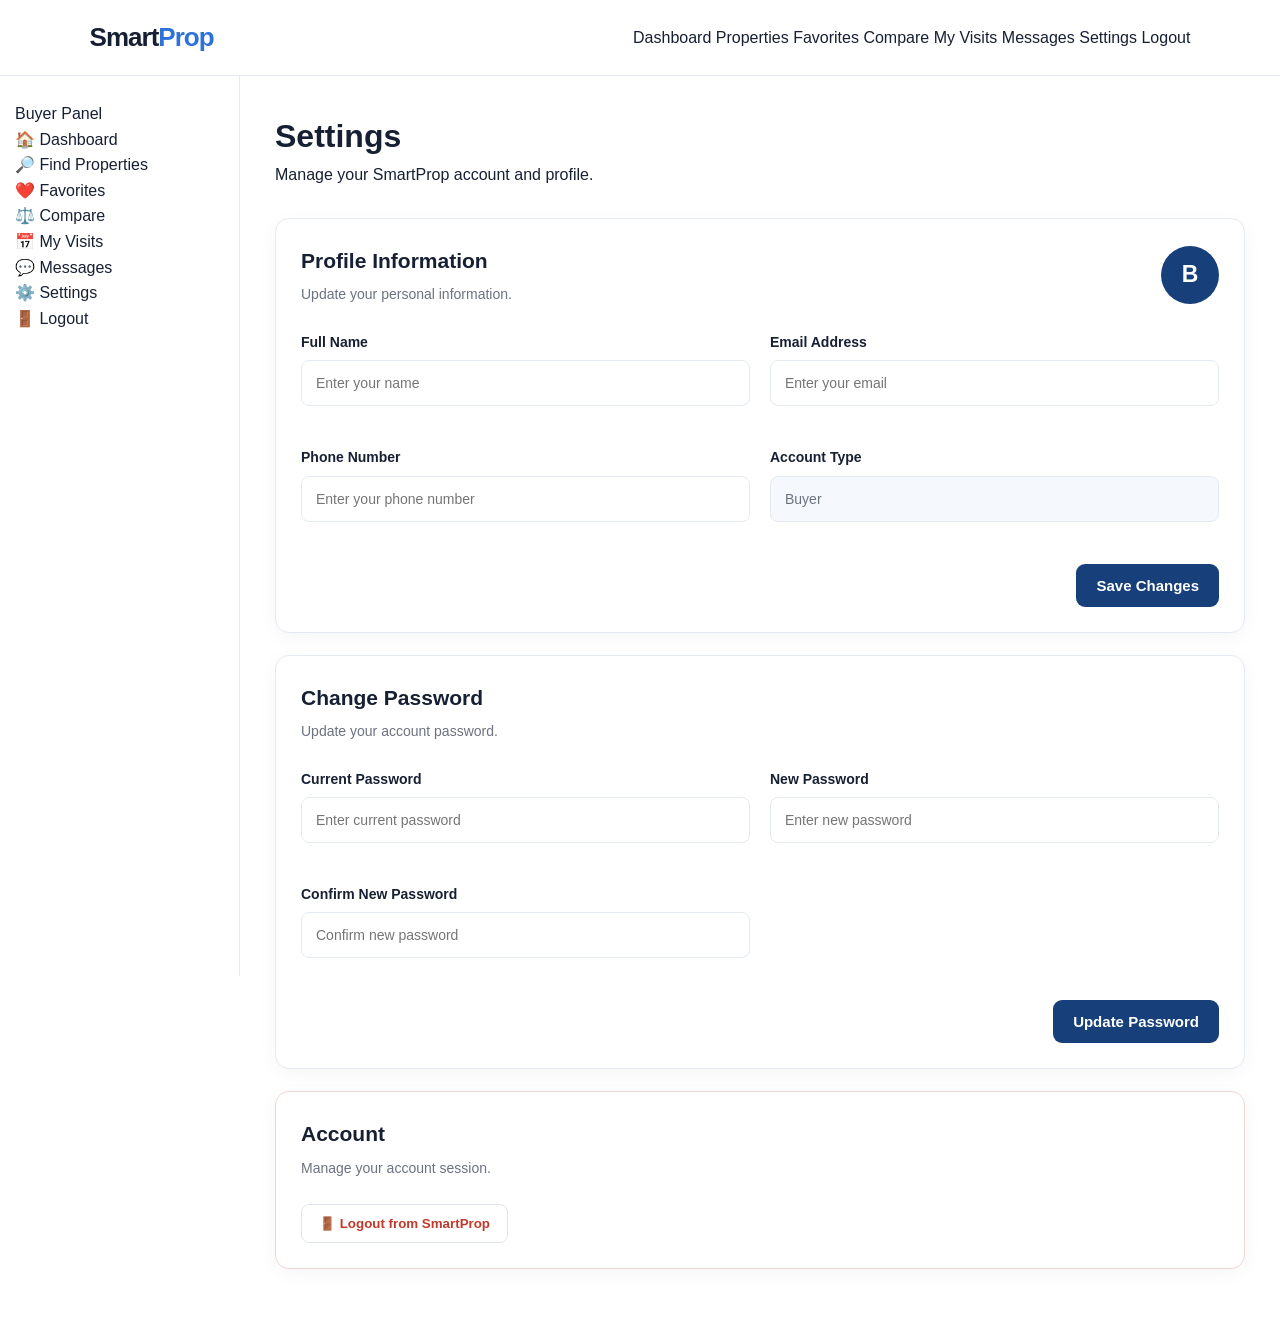
<file: buyer/setting.html>
<!DOCTYPE html>
<html lang="en">

<head>
    <meta charset="UTF-8">
    <meta name="viewport" content="width=device-width, initial-scale=1.0">

    <title>Settings - SmartProp</title>

    <link rel="stylesheet" href="../style.css">
</head>

<body>

    <!-- NAVBAR -->
    <nav class="navbar">

        <div class="logo">
            Smart<span>Prop</span>
        </div>

        <div class="nav-links">
            <a href="dashboard.html">Dashboard</a>
            <a href="properties.html">Properties</a>
            <a href="favorites.html">Favorites</a>
            <a href="compare.html">Compare</a>
            <a href="visits.html">My Visits</a>
            <a href="messages.html">Messages</a>
            <a href="settings.html" class="active">Settings</a>
            <a href="#" onclick="logout()">Logout</a>
        </div>

    </nav>


    <div class="buyer-layout">

        <!-- SIDEBAR -->
        <aside class="sidebar">

            <div class="sidebar-title">
                Buyer Panel
            </div>

            <a href="dashboard.html">
                🏠 Dashboard
            </a>

            <a href="properties.html">
                🔎 Find Properties
            </a>

            <a href="favorites.html">
                ❤️ Favorites
            </a>

            <a href="compare.html">
                ⚖️ Compare
            </a>

            <a href="visits.html">
                📅 My Visits
            </a>

            <a href="messages.html">
                💬 Messages
            </a>

            <a href="settings.html" class="active">
                ⚙️ Settings
            </a>

            <a href="#" onclick="logout()" class="logout-link">
                🚪 Logout
            </a>

        </aside>


        <!-- MAIN CONTENT -->
        <main class="buyer-content">

            <div class="page-header">

                <div>
                    <h1>Settings</h1>

                    <p>
                        Manage your SmartProp account and profile.
                    </p>
                </div>

            </div>


            <!-- PROFILE SETTINGS -->

            <section class="settings-card">

                <div class="settings-card-header">

                    <div>
                        <h2>Profile Information</h2>

                        <p>
                            Update your personal information.
                        </p>
                    </div>

                    <div class="settings-avatar" id="settingsAvatar">
                        B
                    </div>

                </div>


                <form id="profileForm">

                    <div class="settings-form-grid">

                        <div class="form-group">

                            <label for="settingsName">
                                Full Name
                            </label>

                            <input
                                type="text"
                                id="settingsName"
                                placeholder="Enter your name"
                                required>

                        </div>


                        <div class="form-group">

                            <label for="settingsEmail">
                                Email Address
                            </label>

                            <input
                                type="email"
                                id="settingsEmail"
                                placeholder="Enter your email"
                                required>

                        </div>


                        <div class="form-group">

                            <label for="settingsPhone">
                                Phone Number
                            </label>

                            <input
                                type="tel"
                                id="settingsPhone"
                                placeholder="Enter your phone number"
                                required>

                        </div>


                        <div class="form-group">

                            <label>
                                Account Type
                            </label>

                            <input
                                type="text"
                                value="Buyer"
                                disabled>

                        </div>

                    </div>


                    <div class="settings-actions">

                        <button
                            type="submit"
                            class="primary-btn">
                            Save Changes
                        </button>

                    </div>

                </form>

            </section>


            <!-- PASSWORD -->

            <section class="settings-card">

                <div class="settings-card-header">

                    <div>
                        <h2>Change Password</h2>

                        <p>
                            Update your account password.
                        </p>
                    </div>

                </div>


                <form id="passwordForm">

                    <div class="settings-form-grid">

                        <div class="form-group">

                            <label for="currentPassword">
                                Current Password
                            </label>

                            <input
                                type="password"
                                id="currentPassword"
                                placeholder="Enter current password"
                                required>

                        </div>


                        <div class="form-group">

                            <label for="newPassword">
                                New Password
                            </label>

                            <input
                                type="password"
                                id="newPassword"
                                placeholder="Enter new password"
                                required>

                        </div>


                        <div class="form-group">

                            <label for="confirmPassword">
                                Confirm New Password
                            </label>

                            <input
                                type="password"
                                id="confirmPassword"
                                placeholder="Confirm new password"
                                required>

                        </div>

                    </div>


                    <div class="settings-actions">

                        <button
                            type="submit"
                            class="primary-btn">
                            Update Password
                        </button>

                    </div>

                </form>

            </section>


            <!-- ACCOUNT -->

            <section class="settings-card danger-card">

                <div class="settings-card-header">

                    <div>
                        <h2>Account</h2>

                        <p>
                            Manage your account session.
                        </p>
                    </div>

                </div>


                <button
                    type="button"
                    class="logout-settings-btn"
                    onclick="logout()">
                    🚪 Logout from SmartProp
                </button>

            </section>

        </main>

    </div>


    <script src="../auth.js"></script>

</body>

</html>
</file>
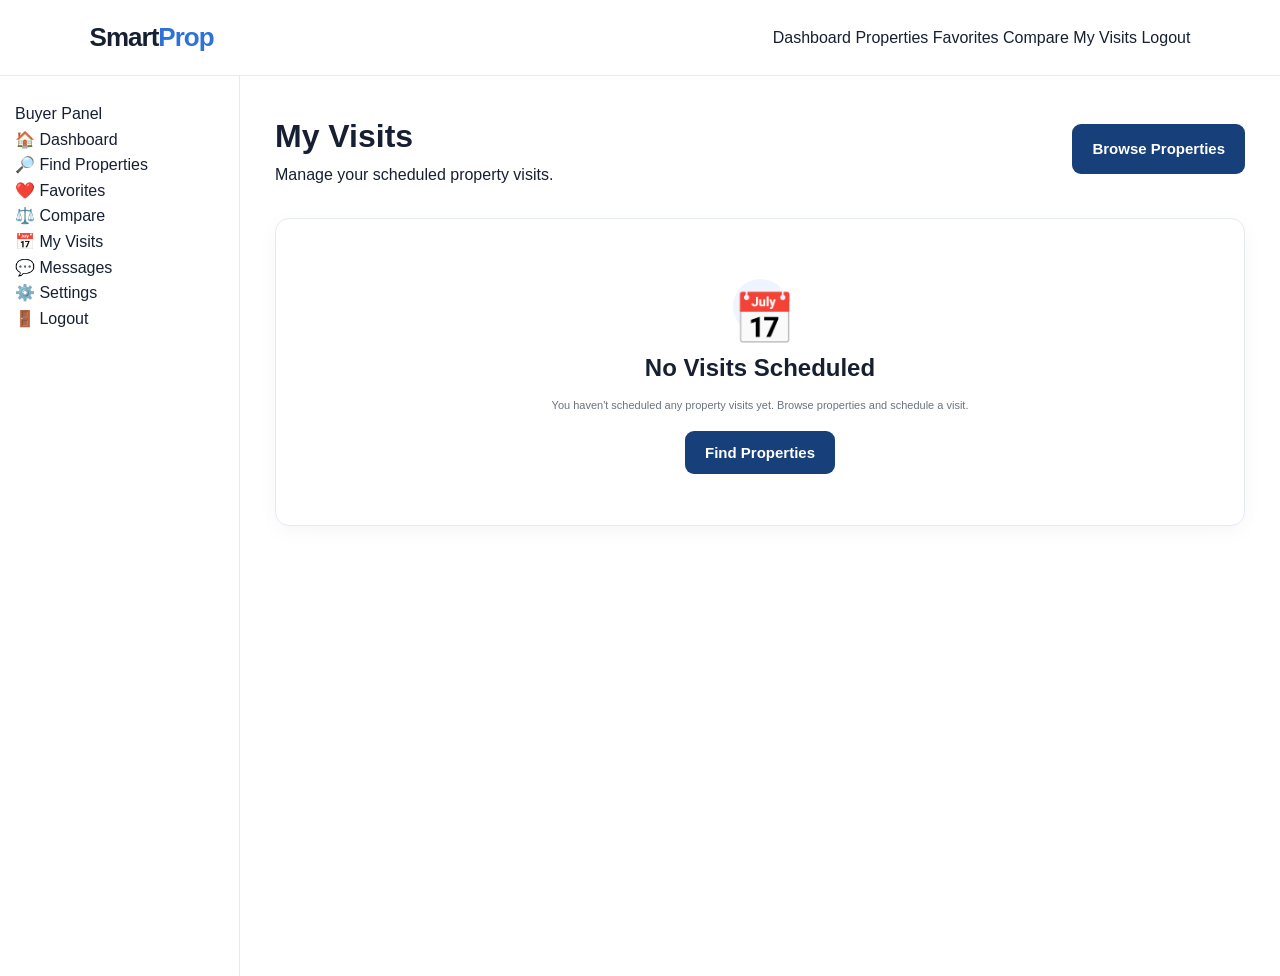
<file: buyer/visits.html>
<!DOCTYPE html>
<html lang="en">
<head>
    <meta charset="UTF-8">
    <meta name="viewport" content="width=device-width, initial-scale=1.0">
    <title>My Visits - SmartProp</title>

    <link rel="stylesheet" href="../style.css">
</head>

<body>

<nav class="navbar">

    <div class="logo">
        Smart<span>Prop</span>
    </div>

    <div class="nav-links">
        <a href="dashboard.html">Dashboard</a>
        <a href="properties.html">Properties</a>
        <a href="favorites.html">Favorites</a>
        <a href="compare.html">Compare</a>
        <a href="visits.html" class="active">My Visits</a>
        <a href="#" onclick="logout()">Logout</a>
    </div>

</nav>


<div class="buyer-layout">

    <aside class="sidebar">

        <div class="sidebar-title">
            Buyer Panel
        </div>

        <a href="dashboard.html">
            🏠 Dashboard
        </a>

        <a href="properties.html">
            🔎 Find Properties
        </a>

        <a href="favorites.html">
            ❤️ Favorites
        </a>

        <a href="compare.html">
            ⚖️ Compare
        </a>

        <a href="visits.html" class="active">
            📅 My Visits
        </a>

        <a href="#">
            💬 Messages
        </a>

        <a href="#">
            ⚙️ Settings
        </a>

        <a href="#" onclick="logout()" class="logout-link">
            🚪 Logout
        </a>

    </aside>


    <main class="buyer-content">

        <div class="page-header">

            <div>
                <h1>My Visits</h1>

                <p>
                    Manage your scheduled property visits.
                </p>
            </div>

            <a href="properties.html" class="primary-btn">
                Browse Properties
            </a>

        </div>


        <!-- Empty State -->

        <div id="emptyVisits" class="empty-state">

            <div class="empty-icon">
                📅
            </div>

            <h2>No Visits Scheduled</h2>

            <p>
                You haven't scheduled any property visits yet.
                Browse properties and schedule a visit.
            </p>

            <a href="properties.html" class="primary-btn">
                Find Properties
            </a>

        </div>


        <!-- Visits List -->

        <div id="visitsSection" style="display:none;">

            <div class="visits-header">

                <h2>Scheduled Visits</h2>

                <span id="visitCount">
                    0 visits
                </span>

            </div>


            <div id="visitsList" class="visits-list">
                <!-- Visits will be loaded here -->
            </div>

        </div>

    </main>

</div>


<script src="../auth.js"></script>

</body>
</html>
</file>
<file: style.css>
/* =========================
   BASIC RESET
========================= */

* {
    margin: 0;
    padding: 0;
    box-sizing: border-box;
}

html {
    scroll-behavior: smooth;
}

body {
    font-family: Arial, sans-serif;
    color: #172033;
    background-color: white;
    line-height: 1.6;
}

a {
    text-decoration: none;
    color: inherit;
}


/* =========================
   COLORS
========================= */

:root {
    --primary: #173f7a;
    --primary-dark: #0d2c57;
    --blue: #2d72d9;

    --text: #172033;
    --muted: #6b7280;

    --light-bg: #f5f8fc;
    --border: #e5eaf2;

    --white: #ffffff;
    --green: #159a67;
}


/* =========================
   NAVBAR
========================= */

.navbar {
    height: 76px;

    display: flex;
    align-items: center;
    justify-content: space-between;

    padding: 0 7%;

    background-color: white;

    border-bottom: 1px solid var(--border);

    position: sticky;
    top: 0;

    z-index: 100;
}


/* LOGO */

.logo {
    font-size: 26px;
    font-weight: 800;
    letter-spacing: -1px;
}

.logo span {
    color: var(--blue);
}


/* NAVIGATION */

.navbar nav {
    display: flex;
    gap: 30px;
}

.navbar nav a {
    color: #4b5563;

    font-size: 14px;
    font-weight: 500;

    transition: 0.2s;
}

.navbar nav a:hover {
    color: var(--blue);
}


/* NAV BUTTONS */

.nav-buttons {
    display: flex;
    align-items: center;
    gap: 20px;
}

.login-btn {
    font-size: 14px;
    font-weight: 600;
}

.signup-btn {
    background-color: var(--primary);

    color: white;

    padding: 11px 20px;

    border-radius: 8px;

    font-size: 14px;
    font-weight: 600;

    transition: 0.2s;
}

.signup-btn:hover {
    background-color: var(--primary-dark);
}


/* =========================
   HERO SECTION
========================= */

.hero {

    min-height: 650px;

    display: grid;

    grid-template-columns: 1.05fr 0.95fr;

    gap: 50px;

    align-items: center;

    padding: 75px 8%;

    background: linear-gradient(
        135deg,
        #f8fbff,
        #eef5ff
    );

    overflow: hidden;
}


/* HERO CONTENT */

.hero-content {
    max-width: 680px;
}


/* BADGE */

.badge {

    display: inline-block;

    background-color: #e6f4ee;

    color: #087a50;

    padding: 7px 13px;

    border-radius: 50px;

    font-size: 12px;

    font-weight: 700;

    margin-bottom: 18px;
}


/* MAIN HEADING */

.hero h1 {

    font-size: 62px;

    line-height: 1.05;

    letter-spacing: -3px;

    margin-bottom: 22px;
}

.hero h1 span {
    display: block;

    color: var(--blue);
}


/* DESCRIPTION */

.hero-content > p {

    color: var(--muted);

    font-size: 17px;

    max-width: 600px;

    margin-bottom: 30px;
}


/* =========================
   SEARCH BOX
========================= */

.search-box {

    background-color: white;

    border: 1px solid var(--border);

    border-radius: 14px;

    padding: 10px;

    display: grid;

    grid-template-columns:
        1fr
        1fr
        1fr
        auto;

    gap: 5px;

    box-shadow:
        0 15px 35px
        rgba(26, 57, 98, 0.10);
}


/* SEARCH FIELD */

.search-field {

    padding: 8px 13px;

    border-right:
        1px solid var(--border);

    cursor: pointer;
}

.search-field small {

    display: block;

    color: #8a94a6;

    font-size: 10px;

    text-transform: uppercase;

    font-weight: 700;

    letter-spacing: 0.5px;
}

.search-field strong {

    display: block;

    font-size: 13px;

    margin-top: 3px;
}


/* SEARCH BUTTON */

.search-btn {

    border: none;

    background-color: var(--primary);

    color: white;

    border-radius: 9px;

    padding: 0 20px;

    font-weight: 700;

    cursor: pointer;

    transition: 0.2s;
}

.search-btn:hover {
    background-color: var(--primary-dark);
}


/* =========================
   TRUST STATS
========================= */

.trust-row {

    display: flex;

    gap: 42px;

    margin-top: 32px;
}

.trust-row div {

    display: flex;

    flex-direction: column;
}

.trust-row strong {
    font-size: 22px;
}

.trust-row span {

    color: var(--muted);

    font-size: 11px;
}


/* =========================
   HERO PROPERTY CARD
========================= */

.hero-visual {

    min-height: 470px;

    position: relative;

    display: flex;

    align-items: center;

    justify-content: center;
}


/* PROPERTY CARD */

.house-card {

    width: 410px;

    background-color: white;

    border-radius: 18px;

    overflow: hidden;

    box-shadow:
        0 25px 55px
        rgba(20, 49, 88, 0.16);

    transform: rotate(1.5deg);
}


/* PROPERTY IMAGE */

.house-image {

    height: 270px;

    position: relative;

    background:
        linear-gradient(
            140deg,
            rgba(23,63,122,.12),
            rgba(45,114,217,.18)
        ),
        linear-gradient(
            120deg,
            #c9d9ea 0 32%,
            #f4f0e8 32% 70%,
            #b8cdb9 70%
        );
}


/* FAKE BUILDING */

.house-image::after {

    content: "";

    position: absolute;

    left: 16%;

    bottom: 0;

    width: 68%;

    height: 73%;

    background:
        linear-gradient(
            150deg,
            #f7f5ef 0 42%,
            #d9e1e7 42% 45%,
            #f7f5ef 45%
        );

    border-radius: 8px 8px 0 0;
}


/* VERIFIED BADGE */

.verified-tag {

    position: absolute;

    z-index: 2;

    left: 16px;

    top: 16px;

    background-color: #e9f8f1;

    color: var(--green);

    border-radius: 7px;

    padding: 6px 9px;

    font-size: 11px;

    font-weight: 700;
}


/* HEART */

.heart {

    position: absolute;

    z-index: 2;

    right: 16px;

    top: 10px;

    color: white;

    font-size: 27px;

    text-shadow:
        0 1px 5px #555;
}


/* PROPERTY INFO */

.house-info {
    padding: 20px;
}

.price {

    color: var(--primary);

    font-size: 23px;

    font-weight: 800;
}

.house-info h3 {

    font-size: 17px;

    margin-top: 3px;

    margin-bottom: 3px;
}

.house-info p {

    color: var(--muted);

    font-size: 12px;
}


/* PROPERTY DETAILS */

.house-meta {

    display: flex;

    gap: 15px;

    margin-top: 14px;

    color: #5d6878;

    font-size: 11px;
}


/* =========================
   FLOATING CARDS
========================= */

.floating-card {

    position: absolute;

    z-index: 5;

    display: flex;

    align-items: center;

    gap: 10px;

    background-color: white;

    border: 1px solid var(--border);

    box-shadow:
        0 15px 30px
        rgba(24,52,88,.13);

    padding: 13px 16px;

    border-radius: 12px;
}

.floating-card strong {

    display: block;

    font-size: 11px;
}

.floating-card small {

    display: block;

    color: var(--muted);

    font-size: 9px;
}


/* TOP CARD */

.card-top {

    top: 30px;

    right: 0;
}


/* BOTTOM CARD */

.card-bottom {

    bottom: 28px;

    left: 0;
}


/* CHECK ICON */

.check {

    width: 31px;

    height: 31px;

    display: grid;

    place-items: center;

    border-radius: 50%;

    background-color: #e8f7f0;

    color: var(--green);

    font-weight: 800;
}


/* MATCH CIRCLE */

.match-circle {

    width: 42px;

    height: 42px;

    display: grid;

    place-items: center;

    border-radius: 50%;

    background-color: #e9f1ff;

    color: var(--blue);

    font-size: 11px;

    font-weight: 800;
}


/* =========================
   FEATURES
========================= */

.features {

    padding: 90px 8%;
}


/* SECTION HEADING */

.section-heading {

    text-align: center;

    max-width: 680px;

    margin: 0 auto 48px;
}

.eyebrow {

    color: var(--blue);

    font-size: 11px;

    font-weight: 800;

    letter-spacing: 1.5px;
}

.section-heading h2 {

    font-size: 37px;

    line-height: 1.15;

    margin: 9px 0 12px;

    letter-spacing: -1px;
}

.section-heading p {

    color: var(--muted);

    font-size: 15px;
}


/* FEATURE GRID */

.feature-grid {

    max-width: 1100px;

    margin: auto;

    display: grid;

    grid-template-columns:
        repeat(3, 1fr);

    gap: 22px;
}


/* FEATURE CARD */

.feature-card {

    padding: 30px;

    border:
        1px solid var(--border);

    border-radius: 15px;

    transition: 0.25s;
}

.feature-card:hover {

    transform: translateY(-5px);

    box-shadow:
        0 14px 30px
        rgba(30,60,100,.08);
}


/* FEATURE ICON */

.feature-icon {

    width: 46px;

    height: 46px;

    display: grid;

    place-items: center;

    border-radius: 11px;

    background-color: #eaf2ff;

    color: var(--blue);

    font-size: 21px;

    font-weight: 800;

    margin-bottom: 20px;
}

.feature-card h3 {

    font-size: 18px;

    margin-bottom: 8px;
}

.feature-card p {

    color: var(--muted);

    font-size: 13px;
}


/* =========================
   HOW IT WORKS
========================= */

.how-it-works {

    padding: 90px 8%;

    background-color: var(--light-bg);
}


/* STEPS */

.steps {

    max-width: 1000px;

    margin: auto;

    display: grid;

    grid-template-columns:
        repeat(3, 1fr);

    gap: 35px;
}

.step {

    text-align: center;
}

.step > span {

    color: var(--blue);

    font-weight: 800;

    font-size: 13px;
}

.step h3 {

    margin: 7px 0;

    font-size: 17px;
}

.step p {

    color: var(--muted);

    font-size: 13px;
}


/* =========================
   FOOTER
========================= */

footer {

    background-color: #0c1d35;

    color: #dbe5f2;

    text-align: center;

    padding: 45px 20px;
}

.footer-logo {

    color: white;

    font-size: 24px;

    font-weight: 800;
}

.footer-logo span {
    color: var(--blue);
}

footer p {

    color: #91a0b5;

    font-size: 12px;

    margin-top: 7px;
}

.copyright {

    margin-top: 22px;

    font-size: 10px;
}


/* =========================
   RESPONSIVE DESIGN
========================= */

@media (max-width: 900px) {

    .navbar nav {
        display: none;
    }

    .hero {

        grid-template-columns: 1fr;

        padding-top: 55px;
    }

    .hero-visual {
        min-height: 450px;
    }

    .feature-grid,
    .steps {

        grid-template-columns: 1fr;
    }

    .search-box {

        grid-template-columns: 1fr;
    }

    .search-field {

        border-right: none;

        border-bottom:
            1px solid var(--border);
    }

    .search-btn {

        min-height: 46px;
    }
}


/* MOBILE */

@media (max-width: 560px) {

    .navbar {
        padding: 0 5%;
    }

    .login-btn {
        display: none;
    }

    .hero {

        padding-left: 5%;

        padding-right: 5%;
    }

    .hero h1 {

        font-size: 42px;
    }

    .trust-row {

        gap: 20px;
    }

    .house-card {

        width: 90%;
    }

    .house-image {

        height: 230px;
    }

    .card-top {

        right: -5px;
    }

    .card-bottom {

        left: -5px;
    }
}

/* =========================================
   LOGIN / AUTH PAGE
========================================= */

.auth-page {
    min-height: 100vh;

    display: grid;
    grid-template-columns: 1fr 1fr;

    background-color: #f5f8fc;
}


/* =========================================
   LEFT SIDE
========================================= */

.auth-left {
    position: relative;

    display: flex;
    flex-direction: column;

    padding: 45px 8%;

    color: white;

    background:
        linear-gradient(
            135deg,
            #173f7a,
            #2d72d9
        );
}


/* LOGO */

.auth-logo {
    width: fit-content;

    color: white;

    font-size: 27px;
    font-weight: 800;

    letter-spacing: -1px;
}

.auth-logo span {
    color: #bcd7ff;
}


/* LEFT CONTENT */

.auth-left-content {

    max-width: 520px;

    margin: auto 0;
}

.auth-left-content h1 {

    font-size: 48px;

    line-height: 1.1;

    letter-spacing: -2px;

    margin-bottom: 20px;
}

.auth-left-content p {

    color: #dce9ff;

    font-size: 15px;

    max-width: 470px;

    line-height: 1.8;

    margin-bottom: 30px;
}


/* POINTS */

.auth-points {

    display: flex;

    flex-direction: column;

    gap: 15px;
}

.auth-points div {

    display: flex;

    align-items: center;

    gap: 12px;

    font-size: 14px;

    font-weight: 600;
}

.auth-points span {

    width: 25px;
    height: 25px;

    display: grid;
    place-items: center;

    border-radius: 50%;

    background-color: rgba(255,255,255,.15);

    color: white;
}


/* =========================================
   RIGHT SIDE
========================================= */

.auth-right {

    display: flex;

    align-items: center;

    justify-content: center;

    padding: 40px 7%;
}


/* LOGIN CARD */

.login-card {

    width: 100%;

    max-width: 430px;

    background-color: white;

    padding: 42px;

    border-radius: 18px;

    box-shadow:
        0 20px 50px
        rgba(20,49,88,.10);
}


/* MOBILE LOGO */

.mobile-logo {
    display: none;

    margin-bottom: 25px;
}


/* HEADING */

.login-card h2 {

    font-size: 30px;

    letter-spacing: -1px;

    margin-bottom: 7px;
}


/* SUBTITLE */

.auth-subtitle {

    color: #6b7280;

    font-size: 13px;

    margin-bottom: 28px;
}


/* =========================================
   FORM
========================================= */

.form-group {

    margin-bottom: 20px;
}

.form-group label {

    display: block;

    font-size: 13px;

    font-weight: 600;

    margin-bottom: 7px;
}


/* INPUT */

.form-group input {

    width: 100%;

    height: 46px;

    padding: 0 13px;

    border:
        1px solid #e5eaf2;

    border-radius: 9px;

    outline: none;

    font-size: 13px;

    transition: .2s;
}

.form-group input:focus {

    border-color: #2d72d9;

    box-shadow:
        0 0 0 3px
        rgba(45,114,217,.10);
}


/* =========================================
   PASSWORD
========================================= */

.password-label {

    display: flex;

    justify-content: space-between;

    align-items: center;
}

.password-label a {

    color: #2d72d9;

    font-size: 11px;

    font-weight: 600;
}


.password-box {

    position: relative;
}


.password-box input {

    padding-right: 60px;
}


.password-box button {

    position: absolute;

    right: 10px;

    top: 50%;

    transform: translateY(-50%);

    border: none;

    background: transparent;

    color: #2d72d9;

    font-size: 11px;

    font-weight: 700;

    cursor: pointer;
}


/* =========================================
   REMEMBER ME
========================================= */

.remember-row {

    margin-bottom: 22px;

    font-size: 12px;

    color: #6b7280;
}

.remember-row label {

    display: flex;

    align-items: center;

    gap: 7px;

    cursor: pointer;
}

.remember-row input {

    accent-color: #2d72d9;

    cursor: pointer;
}


/* =========================================
   LOGIN BUTTON
========================================= */

.auth-submit {

    width: 100%;

    height: 47px;

    border: none;

    border-radius: 9px;

    background-color: #173f7a;

    color: white;

    font-size: 14px;

    font-weight: 700;

    cursor: pointer;

    transition: .2s;
}

.auth-submit:hover {

    background-color: #0d2c57;

    transform: translateY(-1px);
}


/* =========================================
   REGISTER
========================================= */

.register-text {

    text-align: center;

    color: #6b7280;

    font-size: 12px;

    margin-top: 23px;
}

.register-text a {

    color: #2d72d9;

    font-weight: 700;
}


/* BACK HOME */

.back-home {

    display: block;

    text-align: center;

    margin-top: 25px;

    color: #6b7280;

    font-size: 12px;
}

.back-home:hover {

    color: #2d72d9;
}


/* =========================================
   AUTH RESPONSIVE
========================================= */

@media (max-width: 850px) {

    .auth-page {

        grid-template-columns: 1fr;
    }

    .auth-left {

        display: none;
    }

    .auth-right {

        min-height: 100vh;

        padding: 25px;
    }

    .mobile-logo {

        display: block;
    }

}


@media (max-width: 500px) {

    .auth-right {

        padding: 15px;
    }

    .login-card {

        padding: 28px 22px;
    }

    .login-card h2 {

        font-size: 26px;
    }

}

/* =========================================
   REGISTER ROLE SELECTION
========================================= */

.role-selection {
    display: flex;
    flex-direction: column;
    gap: 10px;
}


.role-card {
    display: block;

    border: 1px solid var(--border);

    border-radius: 10px;

    padding: 12px;

    cursor: pointer;

    transition: 0.2s;
}


.role-card:hover {
    border-color: var(--blue);

    background-color: #f8fbff;
}


/* Hide default radio */

.role-card input {
    display: none;
}


/* Selected role */

.role-card:has(input:checked) {

    border-color: var(--blue);

    background-color: #eef5ff;

    box-shadow:
        0 0 0 2px
        rgba(45,114,217,.10);
}


.role-content {

    display: flex;

    align-items: center;

    gap: 13px;
}


.role-icon {

    width: 40px;

    height: 40px;

    display: grid;

    place-items: center;

    background-color: #eaf2ff;

    border-radius: 9px;

    font-size: 18px;
}


.role-content strong {

    display: block;

    font-size: 13px;

    margin-bottom: 2px;
}


.role-content small {

    display: block;

    color: var(--muted);

    font-size: 10px;
}


/* =========================================
   TERMS
========================================= */

.terms {

    margin-bottom: 20px;

    color: var(--muted);

    font-size: 11px;
}


.terms label {

    display: flex;

    align-items: flex-start;

    gap: 7px;

    cursor: pointer;
}


.terms input {

    margin-top: 3px;

    accent-color: var(--blue);
}


.terms a {

    color: var(--blue);

    font-weight: 600;
}

/* =========================================
   BUYER DASHBOARD
========================================= */

.dashboard-page {
    margin: 0;
    background: var(--light-bg);
    color: var(--text);
}

/* SIDEBAR */

.sidebar {
    position: fixed;
    left: 0;
    top: 0;
    width: 230px;
    height: 100vh;
    background: var(--white);
    border-right: 1px solid var(--border);
    padding: 25px 15px;
    box-sizing: border-box;
    display: flex;
    flex-direction: column;
    z-index: 100;
}

.sidebar-logo {
    font-size: 24px;
    font-weight: 800;
    color: var(--primary);
    padding: 0 12px 30px;
}

.sidebar-logo span {
    color: var(--blue);
}

.sidebar-nav {
    display: flex;
    flex-direction: column;
    gap: 6px;
}

.sidebar-nav a,
.sidebar-bottom a,
.logout-btn {
    display: flex;
    align-items: center;
    gap: 12px;
    width: 100%;
    padding: 12px;
    box-sizing: border-box;
    border: none;
    border-radius: 9px;
    background: transparent;
    color: var(--muted);
    text-decoration: none;
    font-size: 13px;
    cursor: pointer;
    text-align: left;
    transition: 0.2s;
}

.sidebar-nav a:hover,
.sidebar-bottom a:hover,
.logout-btn:hover {
    background: #f2f6fc;
    color: var(--primary);
}

.sidebar-nav a.active {
    background: #eef5ff;
    color: var(--blue);
    font-weight: 600;
}

.sidebar-bottom {
    margin-top: auto;
    display: flex;
    flex-direction: column;
    gap: 5px;
}


/* MAIN CONTENT */

.dashboard-main {
    margin-left: 230px;
    padding: 30px 40px;
    min-height: 100vh;
    box-sizing: border-box;
}


/* HEADER */

.dashboard-header {
    display: flex;
    justify-content: space-between;
    align-items: center;
    margin-bottom: 30px;
}

.dashboard-header h1 {
    margin: 0 0 6px;
    font-size: 25px;
    color: var(--primary);
}

.dashboard-header p {
    margin: 0;
    color: var(--muted);
    font-size: 13px;
}

.user-profile {
    display: flex;
    align-items: center;
    gap: 10px;
}

.user-avatar {
    width: 42px;
    height: 42px;
    border-radius: 50%;
    display: grid;
    place-items: center;
    background: var(--primary);
    color: white;
    font-weight: 700;
}

.user-profile strong {
    display: block;
    font-size: 13px;
}

.user-profile small {
    color: var(--muted);
    font-size: 11px;
}


/* SEARCH SECTION */

.dashboard-search {
    background: var(--white);
    border: 1px solid var(--border);
    border-radius: 14px;
    padding: 25px;
    margin-bottom: 25px;
}

.search-heading h2 {
    margin: 0 0 5px;
    font-size: 18px;
    color: var(--primary);
}

.search-heading p {
    margin: 0 0 20px;
    color: var(--muted);
    font-size: 12px;
}

.dashboard-search-box {
    display: grid;
    grid-template-columns: 1.3fr 1fr 1fr auto;
    gap: 12px;
    align-items: end;
}

.dashboard-input label {
    display: block;
    font-size: 11px;
    font-weight: 600;
    margin-bottom: 6px;
}

.dashboard-input input,
.dashboard-input select {
    width: 100%;
    height: 42px;
    padding: 0 12px;
    box-sizing: border-box;
    border: 1px solid var(--border);
    border-radius: 8px;
    outline: none;
    background: white;
    color: var(--text);
    font-size: 12px;
}

.dashboard-input input:focus,
.dashboard-input select:focus {
    border-color: var(--blue);
}

.dashboard-search-btn {
    height: 42px;
    padding: 0 22px;
    border: none;
    border-radius: 8px;
    background: var(--primary);
    color: white;
    font-weight: 600;
    cursor: pointer;
    transition: 0.2s;
}

.dashboard-search-btn:hover {
    background: var(--primary-dark);
}


/* STAT CARDS */

.dashboard-stats {
    display: grid;
    grid-template-columns: repeat(4, 1fr);
    gap: 15px;
    margin-bottom: 30px;
}

.stat-card {
    background: var(--white);
    border: 1px solid var(--border);
    border-radius: 12px;
    padding: 18px;
    display: flex;
    align-items: center;
    gap: 14px;
}

.stat-icon {
    width: 42px;
    height: 42px;
    border-radius: 9px;
    background: #eef5ff;
    display: grid;
    place-items: center;
    font-size: 18px;
}

.stat-card span {
    display: block;
    color: var(--muted);
    font-size: 11px;
    margin-bottom: 4px;
}

.stat-card strong {
    display: block;
    color: var(--primary);
    font-size: 20px;
}


/* SECTIONS */

.dashboard-section {
    margin-bottom: 30px;
}

.section-heading {
    display: flex;
    justify-content: space-between;
    align-items: center;
    margin-bottom: 15px;
}

.section-heading h2 {
    margin: 0 0 4px;
    font-size: 17px;
    color: var(--primary);
}

.section-heading p {
    margin: 0;
    color: var(--muted);
    font-size: 11px;
}

.section-heading a {
    color: var(--blue);
    text-decoration: none;
    font-size: 12px;
    font-weight: 600;
}


/* EMPTY STATE */

.empty-state {
    background: var(--white);
    border: 1px solid var(--border);
    border-radius: 12px;
    padding: 40px 25px;
    text-align: center;
}

.empty-state.small {
    padding: 30px 25px;
}

.empty-icon {
    width: 55px;
    height: 55px;
    margin: 0 auto 12px;
    border-radius: 50%;
    background: #eef5ff;
    display: grid;
    place-items: center;
    font-size: 24px;
}

.empty-state h3 {
    margin: 0 0 7px;
    font-size: 15px;
    color: var(--primary);
}

.empty-state p {
    max-width: 420px;
    margin: 0 auto 18px;
    color: var(--muted);
    font-size: 11px;
    line-height: 1.6;
}

.primary-btn {
    border: none;
    border-radius: 8px;
    padding: 10px 18px;
    background: var(--primary);
    color: white;
    font-size: 12px;
    font-weight: 600;
    cursor: pointer;
}


/* RESPONSIVE */

@media (max-width: 900px) {

    .sidebar {
        width: 190px;
    }

    .dashboard-main {
        margin-left: 190px;
        padding: 25px;
    }

    .dashboard-search-box {
        grid-template-columns: 1fr 1fr;
    }

    .dashboard-search-btn {
        width: 100%;
    }

    .dashboard-stats {
        grid-template-columns: 1fr 1fr;
    }
}


@media (max-width: 650px) {

    .sidebar {
        position: static;
        width: 100%;
        height: auto;
    }

    .sidebar-nav {
        flex-direction: row;
        overflow-x: auto;
    }

    .sidebar-bottom {
        margin-top: 10px;
    }

    .dashboard-main {
        margin-left: 0;
        padding: 20px;
    }

    .dashboard-header {
        align-items: flex-start;
        gap: 15px;
    }

    .dashboard-search-box {
        grid-template-columns: 1fr;
    }

    .dashboard-stats {
        grid-template-columns: 1fr;
    }
}


/* =========================================
   PROPERTY LISTING PAGE
========================================= */

.property-grid {
    display: grid;
    grid-template-columns: repeat(3, 1fr);
    gap: 20px;
}

.property-card {
    background: var(--white);
    border: 1px solid var(--border);
    border-radius: 14px;
    overflow: hidden;
    transition: 0.25s;
}

.property-card:hover {
    transform: translateY(-4px);
    box-shadow: 0 10px 25px rgba(23, 63, 122, 0.10);
}


/* PROPERTY IMAGE */

.property-image {
    height: 190px;
    position: relative;
    overflow: hidden;
}

.property-image-placeholder {
    width: 100%;
    height: 100%;
    display: grid;
    place-items: center;
    background: #eaf2ff;
    font-size: 55px;
}

.verified-badge {
    position: absolute;
    top: 12px;
    left: 12px;
    background: #e8f8f1;
    color: var(--green);
    padding: 5px 9px;
    border-radius: 20px;
    font-size: 10px;
    font-weight: 700;
}

.favorite-btn {
    position: absolute;
    top: 10px;
    right: 10px;
    width: 34px;
    height: 34px;
    border: none;
    border-radius: 50%;
    background: white;
    color: #555;
    font-size: 19px;
    cursor: pointer;
    box-shadow: 0 3px 10px rgba(0, 0, 0, 0.10);
}

.favorite-btn:hover {
    color: #e63946;
}


/* PROPERTY CONTENT */

.property-content {
    padding: 18px;
}

.property-price {
    color: var(--primary);
    font-size: 18px;
    font-weight: 800;
    margin-bottom: 6px;
}

.property-content h3 {
    margin: 0 0 7px;
    font-size: 15px;
    color: var(--text);
}

.property-location {
    margin: 0 0 14px;
    color: var(--muted);
    font-size: 11px;
}

.property-details {
    display: flex;
    gap: 15px;
    padding: 12px 0;
    border-top: 1px solid var(--border);
    border-bottom: 1px solid var(--border);
    color: var(--muted);
    font-size: 10px;
}

.property-match {
    margin: 12px 0;
    padding: 7px 9px;
    background: #fff8e6;
    border-radius: 6px;
    color: #9a6a00;
    font-size: 10px;
    font-weight: 700;
}

.view-property-btn {
    width: 100%;
    height: 38px;
    border: none;
    border-radius: 7px;
    background: var(--primary);
    color: white;
    font-size: 11px;
    font-weight: 600;
    cursor: pointer;
    transition: 0.2s;
}

.view-property-btn:hover {
    background: var(--primary-dark);
}


/* SORT */

#sortProperties {
    border: 1px solid var(--border);
    border-radius: 7px;
    padding: 8px 12px;
    background: white;
    color: var(--text);
    font-size: 11px;
    outline: none;
}


/* RESPONSIVE */

@media (max-width: 1100px) {

    .property-grid {
        grid-template-columns: repeat(2, 1fr);
    }

}

@media (max-width: 700px) {

    .property-grid {
        grid-template-columns: 1fr;
    }

    .section-heading {
        gap: 12px;
        align-items: flex-start;
    }

}

/* ===============================
   PROPERTY DETAILS PAGE
================================ */

.property-details-page {
    background: #f5f8fc;
    min-height: calc(100vh - 70px);
    padding: 40px 20px;
}

.details-container {
    max-width: 1150px;
    margin: auto;
}

.back-link {
    display: inline-block;
    margin-bottom: 25px;
    color: #173f7a;
    text-decoration: none;
    font-weight: 600;
}

.back-link:hover {
    text-decoration: underline;
}


/* PROPERTY HEADER */

.property-details-header {
    background: #ffffff;
    border-radius: 16px;
    padding: 25px;
    display: grid;
    grid-template-columns: 1.2fr 1fr;
    gap: 35px;
    box-shadow: 0 5px 20px rgba(0, 0, 0, 0.06);
}

.property-main-image {
    min-height: 380px;
}

.image-placeholder {
    width: 100%;
    height: 100%;
    min-height: 380px;
    border-radius: 14px;
    background: linear-gradient(
        135deg,
        #dce8f7,
        #eef3f9
    );

    display: flex;
    align-items: center;
    justify-content: center;

    color: #6b7280;
    font-size: 22px;
    font-weight: 600;
}


.property-header-info {
    display: flex;
    flex-direction: column;
    justify-content: center;
}

.verified-badge {
    display: inline-block;
    width: fit-content;
    background: #e8f8f1;
    color: #159a67;
    padding: 7px 13px;
    border-radius: 20px;
    font-size: 14px;
    font-weight: 700;
    margin-bottom: 15px;
}

.property-header-info h1 {
    font-size: 34px;
    color: #172033;
    margin: 0 0 12px;
}

.property-location {
    color: #6b7280;
    font-size: 16px;
    margin-bottom: 20px;
}

.property-header-info h2 {
    font-size: 32px;
    color: #173f7a;
    margin: 5px 0 18px;
}

.property-match {
    background: #eef5ff;
    color: #173f7a;
    padding: 12px 16px;
    border-radius: 10px;
    width: fit-content;
    margin-bottom: 22px;
}

.property-match strong {
    color: #159a67;
    font-size: 20px;
}


/* BUTTONS */

.primary-btn,
.secondary-btn {
    border: none;
    border-radius: 9px;
    padding: 13px 20px;
    font-size: 15px;
    font-weight: 600;
    cursor: pointer;
    transition: 0.2s;
}

.primary-btn {
    background: #173f7a;
    color: white;
}

.primary-btn:hover {
    background: #0d2c57;
    transform: translateY(-1px);
}

.secondary-btn {
    background: white;
    color: #173f7a;
    border: 1px solid #d9e1ec;
}

.secondary-btn:hover {
    background: #f2f6fb;
}


/* DETAILS SECTIONS */

.details-section {
    background: #ffffff;
    margin-top: 25px;
    padding: 30px;
    border-radius: 16px;
    box-shadow: 0 5px 20px rgba(0, 0, 0, 0.05);
}

.details-section h2 {
    margin-top: 0;
    margin-bottom: 22px;
    color: #172033;
}


/* OVERVIEW */

.overview-grid {
    display: grid;
    grid-template-columns: repeat(3, 1fr);
    gap: 18px;
}

.overview-item {
    background: #f7f9fc;
    border: 1px solid #e7ebf2;
    padding: 18px;
    border-radius: 10px;
}

.overview-item span {
    display: block;
    color: #6b7280;
    font-size: 14px;
    margin-bottom: 7px;
}

.overview-item strong {
    color: #172033;
    font-size: 16px;
}


/* DESCRIPTION */

.property-description {
    color: #5f6878;
    line-height: 1.8;
    font-size: 16px;
}


/* AMENITIES */

.amenities-grid {
    display: grid;
    grid-template-columns: repeat(3, 1fr);
    gap: 15px;
}

.amenity {
    background: #f7f9fc;
    padding: 15px;
    border-radius: 9px;
    color: #173f7a;
    font-weight: 600;
}


/* PRICE INSIGHT */

.price-estimation {
    border-left: 5px solid #159a67;
}

.price-insight-box {
    background: #eef9f4;
    border-radius: 12px;
    padding: 22px;
}

.price-insight-box p {
    color: #5f6878;
    margin: 5px 0;
}

.price-insight-box h3 {
    color: #159a67;
    font-size: 30px;
    margin: 10px 0;
}

.insight-text {
    color: #53606f;
}


/* SELLER */

.seller-card {
    display: flex;
    align-items: center;
    gap: 15px;
    background: #f7f9fc;
    padding: 18px;
    border-radius: 12px;
}

.seller-avatar {
    width: 52px;
    height: 52px;
    border-radius: 50%;
    background: #173f7a;
    color: white;

    display: flex;
    align-items: center;
    justify-content: center;

    font-size: 21px;
    font-weight: 700;
}

.seller-card h3 {
    margin: 0 0 5px;
}

.seller-card p {
    margin: 0;
    color: #6b7280;
}


/* ACTIONS */

.property-actions {
    margin-top: 25px;
    background: #ffffff;
    padding: 25px;
    border-radius: 16px;

    display: flex;
    gap: 15px;
    flex-wrap: wrap;

    box-shadow: 0 5px 20px rgba(0, 0, 0, 0.05);
}


/* RESPONSIVE */

@media (max-width: 800px) {

    .property-details-header {
        grid-template-columns: 1fr;
    }

    .overview-grid,
    .amenities-grid {
        grid-template-columns: repeat(2, 1fr);
    }

    .property-header-info h1 {
        font-size: 28px;
    }
}

@media (max-width: 550px) {

    .overview-grid,
    .amenities-grid {
        grid-template-columns: 1fr;
    }

    .property-details-page {
        padding: 25px 12px;
    }

    .details-section {
        padding: 20px;
    }

    .property-actions {
        flex-direction: column;
    }

    .property-actions button {
        width: 100%;
    }
}


/* ===============================
   PROPERTY IMAGE GALLERY
================================ */

.property-gallery {
    width: 100%;
}

.main-property-image {
    width: 100%;
}

.gallery-placeholder {
    min-height: 330px;
    border-radius: 14px;
    background: linear-gradient(
        135deg,
        #dce8f7,
        #eef3f9
    );

    display: flex;
    flex-direction: column;
    align-items: center;
    justify-content: center;

    font-size: 65px;
    color: #173f7a;
}

.gallery-placeholder span {
    font-size: 18px;
    color: #6b7280;
    margin-top: 10px;
}

.property-thumbnails {
    display: flex;
    gap: 12px;
    margin-top: 12px;
}

.thumbnail {
    width: 75px;
    height: 60px;
    border-radius: 8px;

    background: #eef3f9;
    border: 2px solid transparent;

    display: flex;
    align-items: center;
    justify-content: center;

    font-size: 25px;
    cursor: pointer;
}

.thumbnail.active {
    border-color: #173f7a;
}

.thumbnail:hover {
    border-color: #2d72d9;
}

/* ===============================
   PROPERTY PHOTO STYLING
================================ */

.gallery-placeholder {
    overflow: hidden;
    padding: 0;
}

.gallery-placeholder img {
    width: 100%;
    height: 330px;
    object-fit: cover;
    display: block;
    border-radius: 14px;
}

.property-thumbnails .thumbnail {
    overflow: hidden;
    padding: 0;
}

.property-thumbnails .thumbnail img {
    width: 100%;
    height: 100%;
    object-fit: cover;
    display: block;
    border-radius: 6px;
}

/* ===============================
   CONTACT SELLER
================================ */

.contact-seller-section {
    background: #ffffff;
    margin-top: 25px;
    padding: 30px;
    border-radius: 16px;
    box-shadow: 0 5px 20px rgba(0, 0, 0, 0.05);
}

.contact-seller-section h2 {
    margin-top: 0;
    color: #172033;
}

.contact-seller-section > p {
    color: #6b7280;
    margin-bottom: 22px;
}

.contact-form-group {
    display: flex;
    flex-direction: column;
    gap: 8px;
}

.contact-form-group label {
    font-weight: 600;
    color: #172033;
}

.contact-form-group textarea {
    width: 100%;
    box-sizing: border-box;
    padding: 14px;
    border: 1px solid #dce2eb;
    border-radius: 10px;
    resize: vertical;
    font-family: inherit;
    font-size: 15px;
    outline: none;
}

.contact-form-group textarea:focus {
    border-color: #2d72d9;
}

.contact-form-actions {
    display: flex;
    gap: 12px;
    margin-top: 18px;
}

/* ===============================
   FAVORITE ACTIONS
================================ */

.favorite-actions {
    display: flex;
    gap: 10px;
    margin-top: 15px;
    flex-wrap: wrap;
}

.remove-favorite-btn {
    border: 1px solid #e0e5ec;
    background: #ffffff;
    color: #c0392b;
    padding: 11px 15px;
    border-radius: 8px;
    font-weight: 600;
    cursor: pointer;
}

.remove-favorite-btn:hover {
    background: #fff5f4;
}

/* =========================
   COMPARE PROPERTIES
========================= */

.compare-header {
    display: flex;
    justify-content: space-between;
    align-items: center;
    margin-bottom: 20px;
    gap: 15px;
}

.compare-header h2 {
    margin: 0;
    color: var(--text);
}

.compare-table-wrapper {
    width: 100%;
    overflow-x: auto;
    background: var(--white);
    border: 1px solid var(--border);
    border-radius: 14px;
    box-shadow: 0 5px 20px rgba(0, 0, 0, 0.05);
}

.compare-table {
    width: 100%;
    min-width: 800px;
    border-collapse: collapse;
}

.compare-table th,
.compare-table td {
    padding: 18px 15px;
    border-bottom: 1px solid var(--border);
    text-align: center;
    vertical-align: middle;
}

.compare-table th {
    background: var(--primary);
    color: var(--white);
    font-size: 16px;
}

.compare-table th:first-child {
    text-align: left;
    width: 170px;
}

.compare-table td:first-child {
    text-align: left;
    font-weight: 600;
    color: var(--text);
    background: var(--light-bg);
}

.compare-table td {
    color: var(--muted);
    font-size: 14px;
}

.compare-table tbody tr:last-child td {
    border-bottom: none;
}

.compare-table .primary-btn {
    display: inline-block;
    text-decoration: none;
    padding: 10px 14px;
    font-size: 13px;
    white-space: nowrap;
}

.compare-table .secondary-btn {
    padding: 10px 14px;
}


/* Empty Compare State */

.empty-state {
    background: var(--white);
    border: 1px solid var(--border);
    border-radius: 14px;
    padding: 60px 30px;
    text-align: center;
    box-shadow: 0 5px 20px rgba(0, 0, 0, 0.04);
}

.empty-icon {
    font-size: 50px;
    margin-bottom: 15px;
}

.empty-state h2 {
    margin: 0 0 10px;
    color: var(--text);
}

.empty-state p {
    color: var(--muted);
    max-width: 500px;
    margin: 0 auto 25px;
    line-height: 1.6;
}


/* Compare Button */

.compare-btn {
    margin-top: 10px;
    width: 100%;
}

.compare-btn:disabled {
    opacity: 0.7;
    cursor: not-allowed;
}


/* Mobile */

@media (max-width: 768px) {

    .compare-header {
        flex-direction: column;
        align-items: flex-start;
    }

    .compare-table-wrapper {
        border-radius: 10px;
    }

    .empty-state {
        padding: 45px 20px;
    }
}

/* =========================
   BUYER LAYOUT FIX
========================= */

.buyer-layout {
    display: flex;
    min-height: calc(100vh - 70px);
}

.buyer-layout .sidebar {
    width: 240px;
    min-width: 240px;
    flex-shrink: 0;
    position: relative;
    z-index: 10;
}

.buyer-content {
    flex: 1;
    min-width: 0;
    padding: 35px;
    overflow-x: hidden;
}

/* Compare Page Header Fix */

.buyer-content .page-header {
    display: flex;
    justify-content: space-between;
    align-items: center;
    gap: 30px;
    margin-bottom: 30px;
}

.buyer-content .page-header > div {
    flex: 1;
}

.buyer-content .page-header .primary-btn {
    flex-shrink: 0;
    white-space: nowrap;
}

@media (max-width: 768px) {
    .buyer-content .page-header {
        flex-direction: column;
        align-items: flex-start;
    }
}

/* =========================
   MY VISITS
========================= */

.visits-header {
    display: flex;
    justify-content: space-between;
    align-items: center;
    margin-bottom: 20px;
    gap: 15px;
}

.visits-header h2 {
    margin: 0;
    color: var(--text);
}

#visitCount {
    background: #eef4ff;
    color: var(--primary);
    padding: 8px 14px;
    border-radius: 20px;
    font-size: 14px;
    font-weight: 600;
}

.visits-list {
    display: grid;
    gap: 18px;
}

.visit-card {
    background: var(--white);
    border: 1px solid var(--border);
    border-radius: 14px;
    padding: 22px;
    box-shadow: 0 5px 20px rgba(0, 0, 0, 0.04);
}

.visit-card-header {
    display: flex;
    justify-content: space-between;
    align-items: flex-start;
    gap: 15px;
    margin-bottom: 18px;
}

.visit-card h3 {
    margin: 0 0 6px;
    color: var(--text);
    font-size: 20px;
}

.visit-location {
    margin: 0;
    color: var(--muted);
    font-size: 14px;
}

.visit-status {
    padding: 7px 13px;
    border-radius: 20px;
    background: #eaf8f2;
    color: var(--green);
    font-size: 13px;
    font-weight: 600;
    white-space: nowrap;
}

.visit-info {
    display: grid;
    grid-template-columns: repeat(3, 1fr);
    gap: 15px;
    padding: 18px 0;
    border-top: 1px solid var(--border);
    border-bottom: 1px solid var(--border);
}

.visit-info-item {
    display: flex;
    align-items: center;
    gap: 10px;
}

.visit-info-icon {
    font-size: 22px;
}

.visit-info-item strong {
    display: block;
    color: var(--text);
    font-size: 14px;
}

.visit-info-item span {
    color: var(--muted);
    font-size: 13px;
}

.visit-actions {
    display: flex;
    justify-content: flex-end;
    gap: 10px;
    margin-top: 18px;
}

.cancel-visit-btn {
    border: 1px solid #e0e5ec;
    background: #ffffff;
    color: #c0392b;
    padding: 10px 15px;
    border-radius: 8px;
    font-weight: 600;
    cursor: pointer;
}

.cancel-visit-btn:hover {
    background: #fff5f4;
}

@media (max-width: 768px) {

    .visits-header {
        flex-direction: column;
        align-items: flex-start;
    }

    .visit-card-header {
        flex-direction: column;
    }

    .visit-info {
        grid-template-columns: 1fr;
    }

    .visit-actions {
        justify-content: flex-start;
        flex-wrap: wrap;
    }
}

/* =========================
   MESSAGES
========================= */

.messages-header {
    display: flex;
    justify-content: space-between;
    align-items: center;
    margin-bottom: 20px;
    gap: 15px;
}

.messages-header h2 {
    margin: 0;
    color: var(--text);
}

#messageCount {
    background: #eef4ff;
    color: var(--primary);
    padding: 8px 14px;
    border-radius: 20px;
    font-size: 14px;
    font-weight: 600;
}

.messages-list {
    display: grid;
    gap: 15px;
}

.message-card {
    display: flex;
    align-items: center;
    gap: 18px;
    background: var(--white);
    border: 1px solid var(--border);
    border-radius: 14px;
    padding: 20px;
    box-shadow: 0 5px 20px rgba(0, 0, 0, 0.04);
}

.message-avatar {
    width: 52px;
    height: 52px;
    min-width: 52px;
    border-radius: 50%;
    background: var(--primary);
    color: var(--white);
    display: flex;
    align-items: center;
    justify-content: center;
    font-size: 20px;
    font-weight: 700;
}

.message-content {
    flex: 1;
    min-width: 0;
}

.message-content h3 {
    margin: 0 0 5px;
    color: var(--text);
    font-size: 17px;
}

.message-property {
    margin: 0 0 6px;
    color: var(--primary);
    font-size: 13px;
    font-weight: 600;
}

.message-preview {
    margin: 0;
    color: var(--muted);
    font-size: 14px;
    white-space: nowrap;
    overflow: hidden;
    text-overflow: ellipsis;
}

.message-meta {
    text-align: right;
    min-width: 90px;
}

.message-time {
    display: block;
    color: var(--muted);
    font-size: 12px;
    margin-bottom: 8px;
}

.unread-badge {
    display: inline-block;
    background: var(--primary);
    color: var(--white);
    padding: 5px 9px;
    border-radius: 12px;
    font-size: 11px;
    font-weight: 600;
}

.message-card.unread {
    border-left: 4px solid var(--primary);
}

@media (max-width: 768px) {

    .messages-header {
        flex-direction: column;
        align-items: flex-start;
    }

    .message-card {
        align-items: flex-start;
    }

    .message-meta {
        margin-left: auto;
        min-width: auto;
    }

}

@media (max-width: 520px) {

    .message-card {
        flex-wrap: wrap;
    }

    .message-meta {
        width: 100%;
        margin-left: 70px;
        text-align: left;
    }

}

/* =========================
   SETTINGS
========================= */

.settings-card {
    background: var(--white);
    border: 1px solid var(--border);
    border-radius: 14px;
    padding: 25px;
    margin-bottom: 22px;
    box-shadow: 0 5px 20px rgba(0, 0, 0, 0.04);
}

.settings-card-header {
    display: flex;
    justify-content: space-between;
    align-items: center;
    gap: 20px;
    margin-bottom: 25px;
}

.settings-card-header h2 {
    margin: 0 0 6px;
    color: var(--text);
    font-size: 21px;
}

.settings-card-header p {
    margin: 0;
    color: var(--muted);
    font-size: 14px;
}

.settings-avatar {
    width: 58px;
    height: 58px;
    min-width: 58px;
    border-radius: 50%;
    background: var(--primary);
    color: var(--white);
    display: flex;
    align-items: center;
    justify-content: center;
    font-size: 23px;
    font-weight: 700;
}

.settings-form-grid {
    display: grid;
    grid-template-columns: repeat(2, 1fr);
    gap: 20px;
}

.settings-form-grid .form-group {
    display: flex;
    flex-direction: column;
}

.settings-form-grid label {
    margin-bottom: 7px;
    color: var(--text);
    font-size: 14px;
    font-weight: 600;
}

.settings-form-grid input {
    width: 100%;
    box-sizing: border-box;
    padding: 12px 14px;
    border: 1px solid var(--border);
    border-radius: 8px;
    font-size: 14px;
    color: var(--text);
    outline: none;
}

.settings-form-grid input:focus {
    border-color: var(--blue);
}

.settings-form-grid input:disabled {
    background: var(--light-bg);
    color: var(--muted);
    cursor: not-allowed;
}

.settings-actions {
    display: flex;
    justify-content: flex-end;
    margin-top: 22px;
}

.danger-card {
    border-color: #f0d7d4;
}

.logout-settings-btn {
    border: 1px solid #e0e5ec;
    background: #ffffff;
    color: #c0392b;
    padding: 11px 17px;
    border-radius: 8px;
    font-weight: 600;
    cursor: pointer;
}

.logout-settings-btn:hover {
    background: #fff5f4;
}

@media (max-width: 768px) {

    .settings-form-grid {
        grid-template-columns: 1fr;
    }

    .settings-card-header {
        align-items: flex-start;
    }

    .settings-actions {
        justify-content: flex-start;
    }

}
.dashboard-main {
    margin-left: 230px;
    padding: 30px 40px;
    min-height: 100vh;
    box-sizing: border-box;
}
</file>
